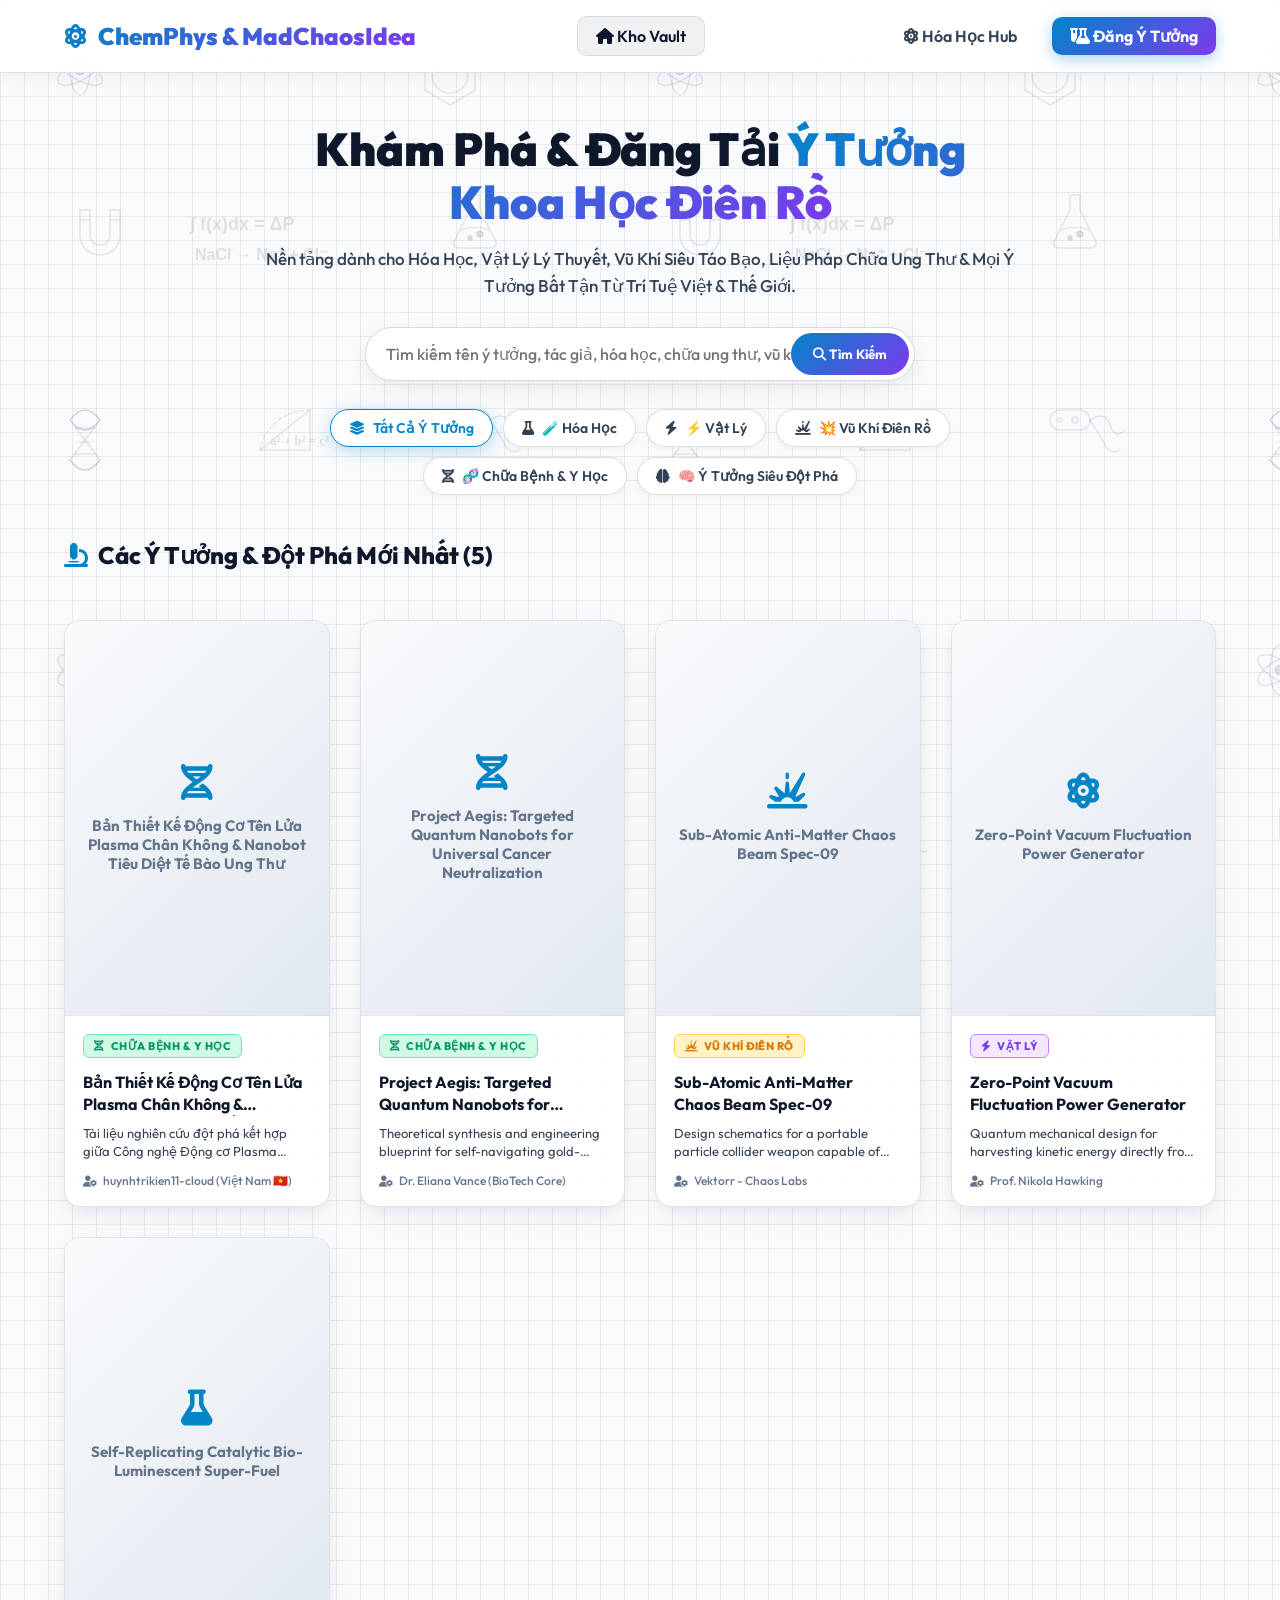
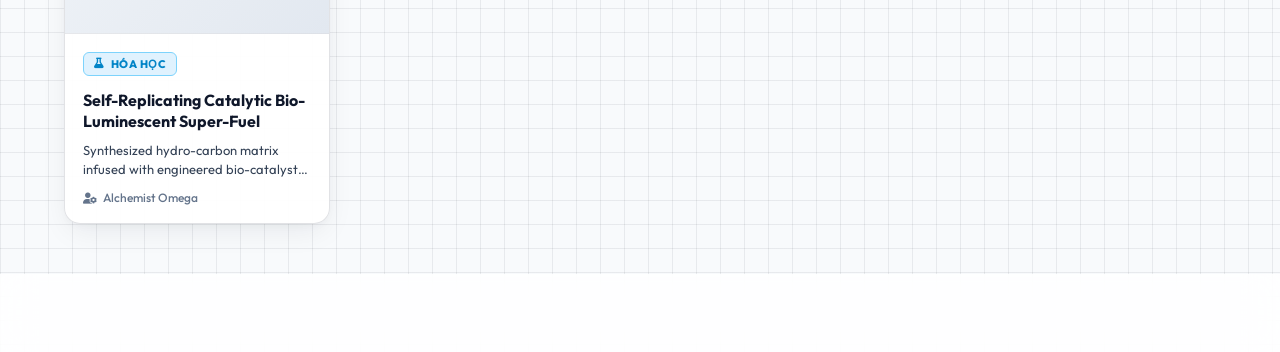
<file: index.html>
<!DOCTYPE html>
<html lang="en">
<head>
    <meta charset="UTF-8">
    <meta name="viewport" content="width=device-width, initial-scale=1.0">
    <title>ChemPhys & MadChaosIdea - Kho Lưu Trữ Ý Tưởng Khoa Học & Siêu Táo Bạo</title>
    <!-- Google Fonts -->
    <link rel="preconnect" href="https://fonts.googleapis.com">
    <link rel="preconnect" href="https://fonts.gstatic.com" crossorigin>
    <link href="https://fonts.googleapis.com/css2?family=Fira+Code:wght@400;600&family=Outfit:wght@300;400;500;600;700;800;900&display=swap" rel="stylesheet">
    <!-- FontAwesome for icons -->
    <link rel="stylesheet" href="https://cdnjs.cloudflare.com/ajax/libs/font-awesome/6.4.0/css/all.min.css">
    <!-- Main styles -->
    <link rel="stylesheet" href="static/css/styles.css">
</head>
<body>
    <!-- Background glowing decorative orbs -->
    <div class="glow-bg">
        <div class="glow-orb orb-1"></div>
        <div class="glow-orb orb-2"></div>
    </div>

    <!-- Navigation Header -->
    <header>
        <div class="container navbar">
            <a href="index.html" class="logo">
                <i class="fa-solid fa-atom"></i>
                <span>ChemPhys & MadChaosIdea</span>
            </a>
            <nav class="nav-links">
                <a href="index.html" class="nav-btn active">
                    <i class="fa-solid fa-house"></i> Kho Vault
                </a>
                <a href="chem_thcs.html" class="nav-btn" style="background: var(--gradient-brand); color: white;">
                    <i class="fa-solid fa-flask"></i> CHEM THCS
                </a>
                <a href="chemistry.html" class="nav-btn">
                    <i class="fa-solid fa-atom"></i> Hóa Học Hub
                </a>
                <a href="upload.html" class="nav-btn nav-btn-primary">
                    <i class="fa-solid fa-flask-vial"></i> Đăng Ý Tưởng
                </a>
            </nav>
        </div>
    </header>

    <!-- Main Container -->
    <main class="container">
        <!-- Hero Search Section -->
        <section class="hero">
            <h1>Khám Phá & Đăng Tải <span>Ý Tưởng Khoa Học Điên Rồ</span></h1>
            <p>Nền tảng dành cho Hóa Học, Vật Lý Lý Thuyết, Vũ Khí Siêu Táo Bạo, Liệu Pháp Chữa Ung Thư & Mọi Ý Tưởng Bất Tận Từ Trí Tuệ Việt & Thế Giới.</p>
            
            <form action="index.html" method="GET" class="search-form" id="search-form">
                <input type="text" name="search" id="search-input" placeholder="Tìm kiếm tên ý tưởng, tác giả, hóa học, chữa ung thư, vũ khí..." class="search-input">
                <button type="submit" class="search-btn">
                    <i class="fa-solid fa-magnifying-glass"></i> Tìm Kiếm
                </button>
            </form>

            <!-- Category Filter Pills -->
            <div class="category-filter-bar" id="category-filter-bar">
                <button class="cat-pill active" data-category="all">
                    <i class="fa-solid fa-layer-group"></i> Tất Cả Ý Tưởng
                </button>
                <button class="cat-pill" data-category="Chemistry">
                    <i class="fa-solid fa-flask"></i> 🧪 Hóa Học
                </button>
                <button class="cat-pill" data-category="Physics">
                    <i class="fa-solid fa-bolt"></i> ⚡ Vật Lý
                </button>
                <button class="cat-pill" data-category="Mad Chaos Weapons">
                    <i class="fa-solid fa-explosion"></i> 💥 Vũ Khí Điên Rồ
                </button>
                <button class="cat-pill" data-category="Cures & Medical">
                    <i class="fa-solid fa-dna"></i> 🧬 Chữa Bệnh & Y Học
                </button>
                <button class="cat-pill" data-category="Wild Thoughts">
                    <i class="fa-solid fa-brain"></i> 🧠 Ý Tưởng Siêu Đột Phá
                </button>
            </div>
        </section>

        <!-- Ideas Grid Section -->
        <section class="container" style="padding: 0;">
            <h2 id="grid-title" style="font-size: 24px; font-weight: 800; margin-bottom: 20px; display: flex; align-items: center; gap: 10px;">
                <i class="fa-solid fa-microscope" style="color: var(--accent-cyan);"></i> Các Ý Tưởng & Đột Phá Mới Nhất
            </h2>
            
            <div class="comics-grid" id="comics-grid">
                <!-- Loaded dynamically by JavaScript -->
                <div class="no-comics">
                    <i class="fa-solid fa-atom fa-spin" style="font-size: 40px; color: var(--accent-cyan); display: block; margin-bottom: 14px;"></i>
                    <p>Đang truy cập Kho Dữ Liệu Vault...</p>
                </div>
            </div>
        </section>
    </main>

    <!-- Global Footer -->
    <footer>
        <div class="container">
            <p>&copy; 2026 ChemPhys & MadChaosIdea. Kho lưu trữ ý tưởng dành cho người Việt và những nhà sáng tạo toàn cầu. 🇻🇳</p>
        </div>
    </footer>

    <!-- Database and script -->
    <script src="static/js/stories.js"></script>
    <script src="static/js/db.js"></script>
    <script>
        document.addEventListener('DOMContentLoaded', async () => {
            const searchInput = document.getElementById('search-input');
            const gridTitle = document.getElementById('grid-title');
            const comicsGrid = document.getElementById('comics-grid');
            const categoryPills = document.querySelectorAll('.cat-pill');

            // Parse query parameters
            const urlParams = new URLSearchParams(window.location.search);
            const searchParam = urlParams.get('search') || '';
            let activeCategory = urlParams.get('category') || 'all';

            if (searchParam) {
                searchInput.value = searchParam;
            }

            categoryPills.forEach(pill => {
                if (pill.getAttribute('data-category').toLowerCase() === activeCategory.toLowerCase()) {
                    pill.classList.add('active');
                } else {
                    pill.classList.remove('active');
                }

                pill.addEventListener('click', () => {
                    categoryPills.forEach(p => p.classList.remove('active'));
                    pill.classList.add('active');
                    activeCategory = pill.getAttribute('data-category');
                    renderGrid();
                });
            });

            async function renderGrid() {
                try {
                    const query = (searchInput.value || '').toLowerCase().trim();
                    
                    const savedIdeas = await IdeaDB.getAllComics(query, activeCategory);

                    const staticIdeas = (window.StaticStories || []).filter(item => {
                        const matchesCategory = activeCategory === 'all' || 
                            (item.category && item.category.toLowerCase().includes(activeCategory.toLowerCase())) ||
                            (activeCategory.toLowerCase().includes(item.category ? item.category.toLowerCase() : ''));
                        
                        if (!matchesCategory) return false;

                        if (!query) return true;
                        return (item.title && item.title.toLowerCase().includes(query)) ||
                               (item.author && item.author.toLowerCase().includes(query)) ||
                               (item.description && item.description.toLowerCase().includes(query));
                    });

                    const allItems = [...savedIdeas, ...staticIdeas];
                    comicsGrid.innerHTML = '';

                    if (searchParam || activeCategory !== 'all') {
                        gridTitle.innerHTML = `<i class="fa-solid fa-filter" style="color:var(--accent-cyan);"></i> Kết Quả Lọc (${allItems.length})`;
                    } else {
                        gridTitle.innerHTML = `<i class="fa-solid fa-microscope" style="color:var(--accent-cyan);"></i> Các Ý Tưởng & Đột Phá Mới Nhất (${allItems.length})`;
                    }

                    if (allItems.length === 0) {
                        comicsGrid.innerHTML = `
                            <div class="no-comics">
                                <i class="fa-solid fa-vial-circle-check"></i>
                                <p>Chưa có ý tưởng nào trong danh mục này.</p>
                                <p style="font-size:14px; margin-top:10px;">Hãy là người đầu tiên <a href="upload.html" style="color:var(--accent-cyan); font-weight:600; text-decoration:none;">đăng tải ý tưởng đột phá!</a></p>
                            </div>
                        `;
                        return;
                    }

                    // Render card pointing to idea.html
                    allItems.forEach(item => {
                        const card = document.createElement('a');
                        const isStatic = item.storyText && String(item.id).includes('-') && !Number.isInteger(Number(item.id));
                        card.href = isStatic ? `idea.html?id=static-${item.id}` : `idea.html?id=${item.id}`;
                        card.className = 'comic-card';

                        const category = item.category || 'Mad Chaos Ideas';
                        let badgeHtml = '';
                        if (category.includes('Chem') || category.includes('Hóa')) {
                            badgeHtml = `<span class="badge-category badge-chemistry"><i class="fa-solid fa-flask"></i> Hóa Học</span>`;
                        } else if (category.includes('Phys') || category.includes('Vật Lý')) {
                            badgeHtml = `<span class="badge-category badge-physics"><i class="fa-solid fa-bolt"></i> Vật Lý</span>`;
                        } else if (category.includes('Weapon') || category.includes('Vũ Khí')) {
                            badgeHtml = `<span class="badge-category badge-weapon"><i class="fa-solid fa-explosion"></i> Vũ Khí Điên Rồ</span>`;
                        } else if (category.includes('Cure') || category.includes('Medic') || category.includes('Chữa')) {
                            badgeHtml = `<span class="badge-category badge-cure"><i class="fa-solid fa-dna"></i> Chữa Bệnh & Y Học</span>`;
                        } else {
                            badgeHtml = `<span class="badge-category badge-wild"><i class="fa-solid fa-brain"></i> Ý Tưởng Điên Rồ</span>`;
                        }

                        let coverHtml = '';
                        if (item.coverBlob) {
                            const coverUrl = URL.createObjectURL(item.coverBlob);
                            coverHtml = `<img src="${coverUrl}" alt="${escapeHTML(item.title)}" class="comic-cover" onload="window.URL.revokeObjectURL('${coverUrl}')">`;
                        } else {
                            let iconClass = 'fa-lightbulb';
                            if (category.includes('Chem') || category.includes('Hóa')) iconClass = 'fa-flask';
                            else if (category.includes('Phys') || category.includes('Vật Lý')) iconClass = 'fa-atom';
                            else if (category.includes('Weapon') || category.includes('Vũ Khí')) iconClass = 'fa-explosion';
                            else if (category.includes('Cure') || category.includes('Chữa')) iconClass = 'fa-dna';

                            coverHtml = `
                                <div class="comic-placeholder-cover">
                                    <i class="fa-solid ${iconClass}"></i>
                                    <span style="font-weight:700; font-size:15px; margin-top:8px;">${escapeHTML(item.title)}</span>
                                </div>
                            `;
                        }

                        const summary = item.description || item.summary || 'Chưa có mô tả chi tiết.';
                        const shortSummary = summary.length > 90 ? summary.slice(0, 90) + '...' : summary;

                        card.innerHTML = `
                            <div class="comic-cover-wrapper">
                                ${coverHtml}
                            </div>
                            <div class="comic-info">
                                ${badgeHtml}
                                <h3 class="comic-title" title="${escapeHTML(item.title)}">${escapeHTML(item.title)}</h3>
                                <p class="comic-desc" title="${escapeHTML(summary)}">${escapeHTML(shortSummary)}</p>
                                <p class="comic-author">
                                    <i class="fa-solid fa-user-gear" style="font-size: 11px; margin-right: 4px;"></i>
                                    ${escapeHTML(item.author || 'Tác giả Ẩn danh')}
                                </p>
                            </div>
                        `;
                        comicsGrid.appendChild(card);
                    });

                } catch (err) {
                    console.error(err);
                    comicsGrid.innerHTML = `
                        <div class="no-comics" style="color:#f87171;">
                            <i class="fa-solid fa-triangle-exclamation"></i>
                            <p>Không thể tải dữ liệu vault. Vui lòng làm mới trang.</p>
                        </div>
                    `;
                }
            }

            function escapeHTML(str) {
                if (!str) return '';
                return str.replace(/[&<>'"]/g, 
                    tag => ({ '&': '&amp;', '<': '&lt;', '>': '&gt;', "'": '&#39;', '"': '&quot;' }[tag] || tag)
                );
            }

            renderGrid();
        });
    </script>
</body>
</html>
</file>
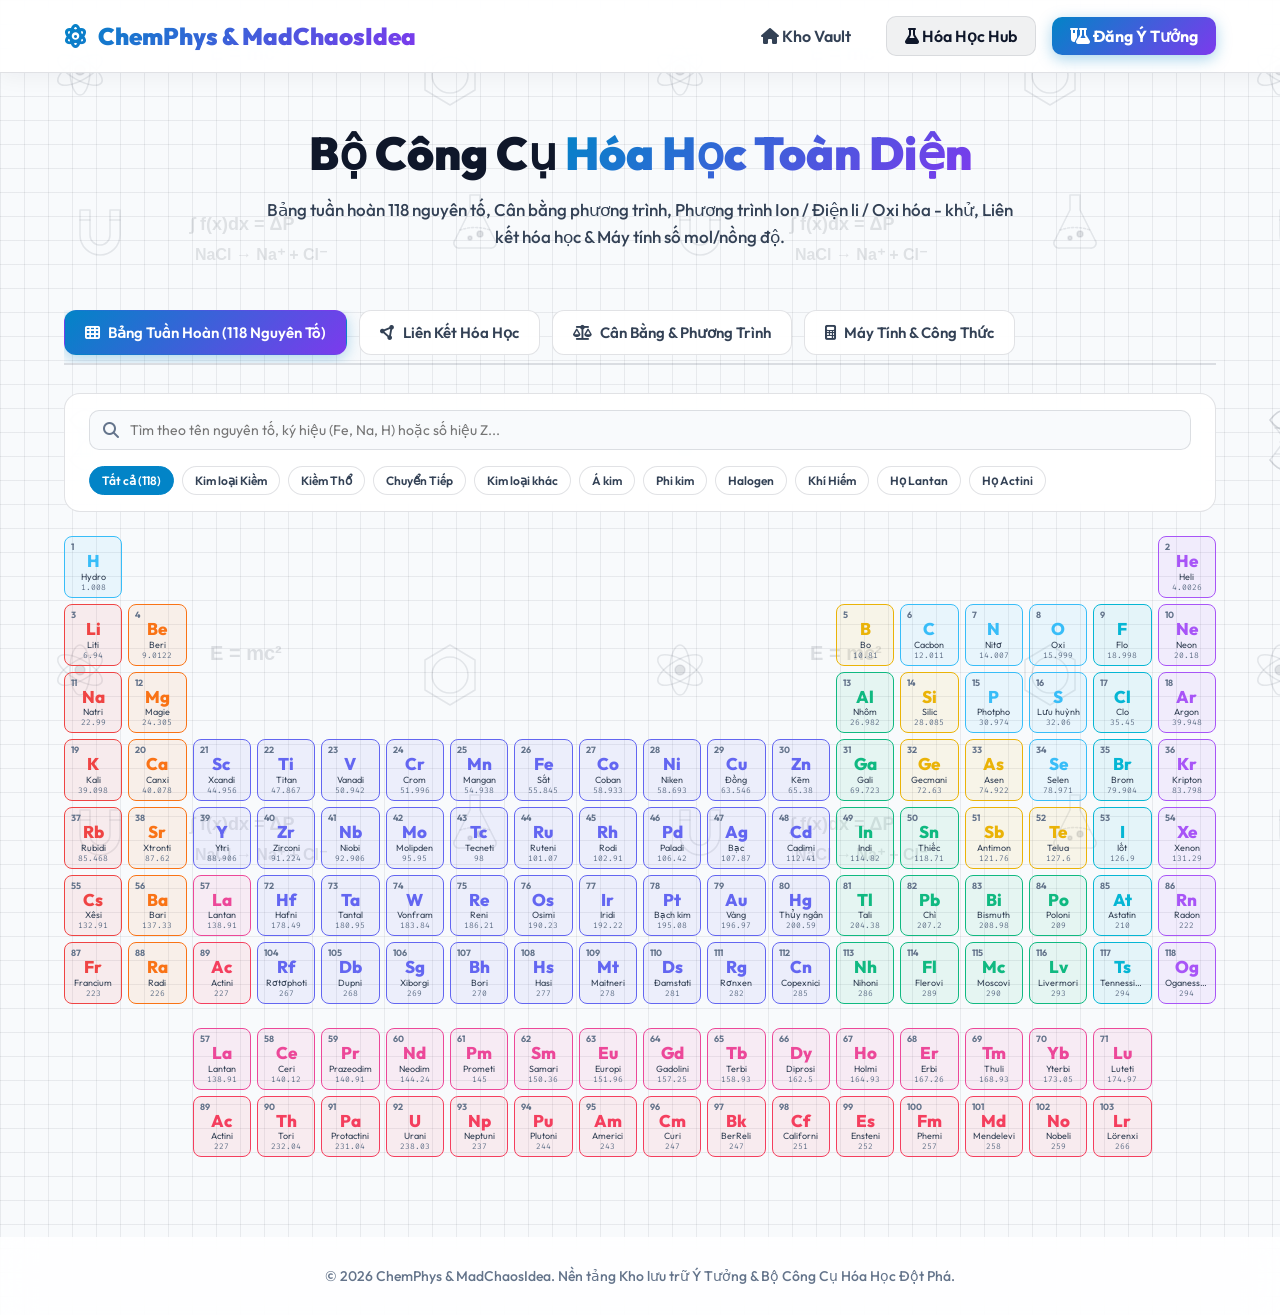
<file: chemistry.html>
<!DOCTYPE html>
<html lang="vi">
<head>
    <meta charset="UTF-8">
    <meta name="viewport" content="width=device-width, initial-scale=1.0">
    <title>Hóa Học Hub - 118 Nguyên Tố & Bộ Công Cụ Hóa Học Toàn Diện | ChemPhys</title>
    <!-- Google Fonts -->
    <link rel="preconnect" href="https://fonts.googleapis.com">
    <link rel="preconnect" href="https://fonts.gstatic.com" crossorigin>
    <link href="https://fonts.googleapis.com/css2?family=Fira+Code:wght@400;600&family=Outfit:wght@300;400;500;600;700;800;900&display=swap" rel="stylesheet">
    <!-- FontAwesome for icons -->
    <link rel="stylesheet" href="https://cdnjs.cloudflare.com/ajax/libs/font-awesome/6.4.0/css/all.min.css">
    <!-- Main styles -->
    <link rel="stylesheet" href="static/css/styles.css">
    <style>
        /* Chemistry Specific Styles */
        .chem-nav-tabs {
            display: flex;
            gap: 12px;
            margin-bottom: 28px;
            overflow-x: auto;
            padding-bottom: 8px;
            border-bottom: 2px solid var(--border-color);
        }
        .chem-tab-btn {
            background: var(--bg-card);
            border: 1px solid var(--border-color);
            color: var(--text-secondary);
            padding: 12px 20px;
            border-radius: 12px;
            font-weight: 600;
            font-size: 15px;
            cursor: pointer;
            display: inline-flex;
            align-items: center;
            gap: 8px;
            transition: var(--transition-smooth);
            white-space: nowrap;
        }
        .chem-tab-btn:hover {
            border-color: var(--accent-cyan);
            color: var(--accent-cyan);
            transform: translateY(-2px);
        }
        .chem-tab-btn.active {
            background: var(--gradient-primary);
            color: #ffffff;
            border-color: transparent;
            box-shadow: 0 4px 15px rgba(2, 132, 199, 0.3);
        }

        .chem-section {
            display: none;
            animation: fadeIn 0.4s ease-in-out;
        }
        .chem-section.active {
            display: block;
        }

        @keyframes fadeIn {
            from { opacity: 0; transform: translateY(10px); }
            to { opacity: 1; transform: translateY(0); }
        }

        /* Periodic Table Grid Layout */
        .periodic-controls {
            display: flex;
            flex-wrap: wrap;
            gap: 16px;
            justify-content: space-between;
            align-items: center;
            background: var(--glass-bg);
            backdrop-filter: var(--glass-blur);
            border: var(--glass-border);
            border-radius: 16px;
            padding: 16px 24px;
            margin-bottom: 24px;
        }
        .periodic-search {
            flex: 1;
            min-width: 260px;
            position: relative;
        }
        .periodic-search input {
            width: 100%;
            padding: 10px 16px 10px 40px;
            border-radius: 10px;
            border: 1px solid var(--border-color);
            background: var(--bg-primary);
            color: var(--text-primary);
            font-size: 14px;
        }
        .periodic-search i {
            position: absolute;
            left: 14px;
            top: 50%;
            transform: translateY(-50%);
            color: var(--text-muted);
        }
        .periodic-filter-tags {
            display: flex;
            flex-wrap: wrap;
            gap: 8px;
        }
        .filter-chip {
            padding: 6px 12px;
            border-radius: 20px;
            font-size: 12px;
            font-weight: 600;
            cursor: pointer;
            border: 1px solid var(--border-color);
            background: var(--bg-secondary);
            color: var(--text-secondary);
            transition: var(--transition-smooth);
        }
        .filter-chip:hover, .filter-chip.active {
            background: var(--accent-cyan);
            color: white;
            border-color: var(--accent-cyan);
        }

        .periodic-grid-wrapper {
            overflow-x: auto;
            padding-bottom: 20px;
        }
        .periodic-grid {
            display: grid;
            grid-template-columns: repeat(18, minmax(58px, 1fr));
            gap: 6px;
            min-width: 1100px;
        }
        .element-cell {
            aspect-ratio: 1;
            border-radius: 8px;
            border: 1px solid var(--border-color);
            background: var(--bg-card);
            padding: 4px 6px;
            display: flex;
            flex-direction: column;
            justify-content: space-between;
            cursor: pointer;
            transition: var(--transition-smooth);
            position: relative;
            user-select: none;
        }
        .element-cell:hover {
            transform: scale(1.15);
            z-index: 10;
            box-shadow: 0 8px 20px rgba(0, 0, 0, 0.15);
            border-color: var(--accent-cyan);
        }
        .element-cell .elem-num {
            font-size: 9px;
            font-weight: 700;
            color: var(--text-muted);
        }
        .element-cell .elem-sym {
            font-size: 17px;
            font-weight: 800;
            text-align: center;
            line-height: 1.1;
        }
        .element-cell .elem-name {
            font-size: 9px;
            text-align: center;
            white-space: nowrap;
            overflow: hidden;
            text-overflow: ellipsis;
            color: var(--text-secondary);
        }
        .element-cell .elem-mass {
            font-size: 8px;
            text-align: center;
            color: var(--text-muted);
            font-family: 'Fira Code', monospace;
        }

        .lanthanide-actinide-divider {
            grid-column: 1 / -1;
            height: 12px;
        }

        /* Element Modal */
        .modal-overlay {
            position: fixed;
            top: 0;
            left: 0;
            width: 100%;
            height: 100%;
            background: rgba(15, 23, 42, 0.6);
            backdrop-filter: blur(6px);
            z-index: 999;
            display: none;
            justify-content: center;
            align-items: center;
            padding: 20px;
        }
        .modal-overlay.open {
            display: flex;
            animation: fadeIn 0.3s ease;
        }
        .modal-card {
            background: var(--bg-secondary);
            border-radius: 20px;
            max-width: 540px;
            width: 100%;
            padding: 28px;
            border: 1px solid var(--border-color);
            box-shadow: 0 20px 40px rgba(0, 0, 0, 0.2);
            position: relative;
        }
        .modal-close-btn {
            position: absolute;
            top: 20px;
            right: 20px;
            background: none;
            border: none;
            font-size: 20px;
            color: var(--text-muted);
            cursor: pointer;
        }

        /* Bonding Section */
        .bonding-grid {
            display: grid;
            grid-template-columns: repeat(auto-fit, minmax(340px, 1fr));
            gap: 20px;
        }
        .bonding-card {
            background: var(--bg-card);
            border-radius: 16px;
            padding: 24px;
            border: 1px solid var(--border-color);
            transition: var(--transition-smooth);
        }
        .bonding-card:hover {
            transform: translateY(-4px);
            box-shadow: var(--glass-shadow);
        }
        .bonding-badge {
            display: inline-block;
            padding: 4px 12px;
            border-radius: 20px;
            font-size: 12px;
            font-weight: 700;
            margin-bottom: 12px;
        }

        /* Balancing & Equation Tool */
        .calc-panel {
            background: var(--bg-card);
            border-radius: 16px;
            border: 1px solid var(--border-color);
            padding: 24px;
            margin-bottom: 24px;
        }
        .eq-input-group {
            display: flex;
            gap: 12px;
            margin-bottom: 16px;
        }
        .eq-input-group input {
            flex: 1;
            padding: 14px 18px;
            font-size: 16px;
            font-family: 'Fira Code', monospace;
            border-radius: 12px;
            border: 2px solid var(--border-color);
            background: var(--bg-primary);
            color: var(--text-primary);
        }
        .eq-input-group input:focus {
            border-color: var(--accent-cyan);
            outline: none;
        }
        .eq-preset-pills {
            display: flex;
            flex-wrap: wrap;
            gap: 8px;
            margin-bottom: 20px;
        }
        .preset-pill {
            padding: 6px 12px;
            background: var(--bg-primary);
            border: 1px solid var(--border-color);
            border-radius: 8px;
            font-size: 13px;
            font-family: 'Fira Code', monospace;
            cursor: pointer;
            transition: var(--transition-smooth);
        }
        .preset-pill:hover {
            border-color: var(--accent-purple);
            color: var(--accent-purple);
        }

        .output-box {
            background: var(--bg-primary);
            border-radius: 12px;
            padding: 20px;
            border-left: 4px solid var(--accent-cyan);
            margin-top: 16px;
        }
        .output-title {
            font-size: 13px;
            font-weight: 700;
            text-transform: uppercase;
            color: var(--text-muted);
            margin-bottom: 6px;
        }
        .output-value {
            font-family: 'Fira Code', monospace;
            font-size: 18px;
            font-weight: 700;
            color: var(--accent-cyan);
            word-break: break-all;
        }

        /* Calculator Form */
        .calc-grid {
            display: grid;
            grid-template-columns: repeat(auto-fit, minmax(320px, 1fr));
            gap: 20px;
        }
        .form-group-chem {
            margin-bottom: 14px;
        }
        .form-group-chem label {
            display: block;
            font-size: 13px;
            font-weight: 600;
            margin-bottom: 6px;
            color: var(--text-secondary);
        }
        .form-group-chem input, .form-group-chem select {
            width: 100%;
            padding: 10px 14px;
            border-radius: 8px;
            border: 1px solid var(--border-color);
            background: var(--bg-primary);
            color: var(--text-primary);
            font-family: 'Fira Code', monospace;
        }
        .formula-card {
            background: var(--glass-bg);
            border: var(--glass-border);
            border-radius: 12px;
            padding: 16px;
            margin-bottom: 12px;
        }
        .formula-math {
            font-family: 'Fira Code', monospace;
            font-size: 15px;
            font-weight: 700;
            color: var(--accent-purple);
            background: rgba(124, 58, 237, 0.08);
            padding: 8px 12px;
            border-radius: 8px;
            display: inline-block;
            margin: 8px 0;
        }
    </style>
</head>
<body>
    <!-- Background glowing decorative orbs -->
    <div class="glow-bg">
        <div class="glow-orb orb-1"></div>
        <div class="glow-orb orb-2"></div>
    </div>

    <!-- Navigation Header -->
    <header>
        <div class="container navbar">
            <a href="index.html" class="logo">
                <i class="fa-solid fa-atom"></i>
                <span>ChemPhys & MadChaosIdea</span>
            </a>
            <nav class="nav-links">
                <a href="index.html" class="nav-btn">
                    <i class="fa-solid fa-house"></i> Kho Vault
                </a>
                <a href="chemistry.html" class="nav-btn active">
                    <i class="fa-solid fa-flask"></i> Hóa Học Hub
                </a>
                <a href="upload.html" class="nav-btn nav-btn-primary">
                    <i class="fa-solid fa-flask-vial"></i> Đăng Ý Tưởng
                </a>
            </nav>
        </div>
    </header>

    <!-- Main Content Container -->
    <main class="container" style="padding-top: 30px; padding-bottom: 60px;">
        
        <!-- Header Banner -->
        <div class="hero" style="padding: 24px 0 32px 0;">
            <h1>Bộ Công Cụ <span>Hóa Học Toàn Diện</span></h1>
            <p>Bảng tuần hoàn 118 nguyên tố, Cân bằng phương trình, Phương trình Ion / Điện li / Oxi hóa - khử, Liên kết hóa học & Máy tính số mol/nồng độ.</p>
        </div>

        <!-- Chemistry Feature Tabs -->
        <div class="chem-nav-tabs">
            <button class="chem-tab-btn active" onclick="switchChemTab('periodic-tab')">
                <i class="fa-solid fa-table-cells"></i> Bảng Tuần Hoàn (118 Nguyên Tố)
            </button>
            <button class="chem-tab-btn" onclick="switchChemTab('bonding-tab')">
                <i class="fa-solid fa-circle-nodes"></i> Liên Kết Hóa Học
            </button>
            <button class="chem-tab-btn" onclick="switchChemTab('equation-tab')">
                <i class="fa-solid fa-scale-balanced"></i> Cân Bằng & Phương Trình
            </button>
            <button class="chem-tab-btn" onclick="switchChemTab('calc-tab')">
                <i class="fa-solid fa-calculator"></i> Máy Tính & Công Thức
            </button>
        </div>

        <!-- TAB 1: PERIODIC TABLE (118 ELEMENTS) -->
        <section id="periodic-tab" class="chem-section active">
            <div class="periodic-controls">
                <div class="periodic-search">
                    <i class="fa-solid fa-magnifying-glass"></i>
                    <input type="text" id="elem-search-input" placeholder="Tìm theo tên nguyên tố, ký hiệu (Fe, Na, H) hoặc số hiệu Z..." oninput="filterPeriodicTable()">
                </div>
                <div class="periodic-filter-tags" id="category-filter-chips">
                    <button class="filter-chip active" onclick="filterCategory('all', this)">Tất cả (118)</button>
                    <button class="filter-chip" onclick="filterCategory('alkali', this)">Kim loại Kiềm</button>
                    <button class="filter-chip" onclick="filterCategory('alkaline', this)">Kiềm Thổ</button>
                    <button class="filter-chip" onclick="filterCategory('transition', this)">Chuyển Tiếp</button>
                    <button class="filter-chip" onclick="filterCategory('post-transition', this)">Kim loại khác</button>
                    <button class="filter-chip" onclick="filterCategory('metalloid', this)">Á kim</button>
                    <button class="filter-chip" onclick="filterCategory('nonmetal', this)">Phi kim</button>
                    <button class="filter-chip" onclick="filterCategory('halogen', this)">Halogen</button>
                    <button class="filter-chip" onclick="filterCategory('noble', this)">Khí Hiếm</button>
                    <button class="filter-chip" onclick="filterCategory('lanthanide', this)">Họ Lantan</button>
                    <button class="filter-chip" onclick="filterCategory('actinide', this)">Họ Actini</button>
                </div>
            </div>

            <div class="periodic-grid-wrapper">
                <div class="periodic-grid" id="periodic-table-grid">
                    <!-- Dynamic 118 Elements inserted by JavaScript -->
                </div>
            </div>
        </section>

        <!-- TAB 2: CHEMICAL BONDING VISUALIZER -->
        <section id="bonding-tab" class="chem-section">
            <div style="margin-bottom: 24px;">
                <h2 style="font-size: 24px; font-weight: 800; color: var(--text-primary);">Các Loại Liên Kết Hóa Học Trong Tự Nhiên</h2>
                <p style="color: var(--text-secondary);">Khám phá cơ chế hình thành, hiệu độ âm điện và đặc tính lý hóa của từng loại liên kết.</p>
            </div>
            <div class="bonding-grid" id="bonding-cards-container">
                <!-- Dynamic bonding cards -->
            </div>
        </section>

        <!-- TAB 3: EQUATION BALANCER & ION / REDOX ENGINE -->
        <section id="equation-tab" class="chem-section">
            <div class="calc-panel">
                <h2 style="font-size: 22px; font-weight: 800; margin-bottom: 12px; color: var(--accent-cyan);">
                    <i class="fa-solid fa-wand-magic-sparkles"></i> Công Cụ Cân Bằng & Giải Phương Trình
                </h2>
                <p style="color: var(--text-muted); font-size: 14px; margin-bottom: 16px;">
                    Nhập phương trình chưa cân bằng dạng: <code>Fe + HNO3 -> Fe(NO3)3 + NO + H2O</code> hoặc chọn phương trình mẫu bên dưới.
                </p>

                <div class="eq-input-group">
                    <input type="text" id="eq-input" placeholder="Ví dụ: KMnO4 + HCl -> KCl + MnCl2 + Cl2 + H2O">
                    <button class="nav-btn nav-btn-primary" onclick="processChemicalEquation()" style="padding: 0 24px; font-size: 16px;">
                        <i class="fa-solid fa-calculator"></i> Cân Bằng Ngay
                    </button>
                </div>

                <div style="font-size: 13px; font-weight: 600; color: var(--text-secondary); margin-bottom: 8px;">Ví dụ tiêu biểu THCS & THPT:</div>
                <div class="eq-preset-pills" id="preset-pills-container">
                    <!-- Preset pills injected by JS -->
                </div>

                <!-- Equation Results Container -->
                <div id="eq-result-container" style="display: none;">
                    <div class="output-box" style="border-left-color: var(--accent-emerald);">
                        <div class="output-title"><i class="fa-solid fa-check-circle"></i> Phương Trình Đã Cân Bằng</div>
                        <div class="output-value" id="res-balanced" style="color: var(--accent-emerald);"></div>
                    </div>

                    <div class="output-box" style="border-left-color: var(--accent-purple); margin-top: 12px;">
                        <div class="output-title"><i class="fa-solid fa-layer-group"></i> Phân Loại Phản Ứng</div>
                        <div style="font-weight: 700; font-size: 16px; color: var(--accent-purple);" id="res-type"></div>
                    </div>

                    <div class="output-box" style="border-left-color: var(--accent-cyan); margin-top: 12px;">
                        <div class="output-title"><i class="fa-solid fa-bolt"></i> Phương Trình Ion Đầy Đủ</div>
                        <div class="output-value" id="res-ion-full" style="font-size: 16px; color: var(--accent-cyan);"></div>
                    </div>

                    <div class="output-box" style="border-left-color: var(--accent-amber); margin-top: 12px;">
                        <div class="output-title"><i class="fa-solid fa-filter"></i> Phương Trình Ion Thu Gọn (Nếu có)</div>
                        <div class="output-value" id="res-ion-net" style="font-size: 16px; color: var(--accent-amber);"></div>
                    </div>

                    <div id="redox-details-box" class="output-box" style="border-left-color: var(--accent-pink); margin-top: 12px; display: none;">
                        <div class="output-title"><i class="fa-solid fa-atom"></i> Chi Tiết Phản Ứng Oxi Hóa - Khử (Thăng bằng e)</div>
                        <div id="res-redox-details" style="font-size: 14px; margin-top: 8px; line-height: 1.6;"></div>
                    </div>
                </div>
            </div>
        </section>

        <!-- TAB 4: CALCULATOR & FORMULAS -->
        <section id="calc-tab" class="chem-section">
            <div class="calc-grid">
                <!-- Calculator Panel -->
                <div class="calc-panel">
                    <h2 style="font-size: 20px; font-weight: 800; margin-bottom: 16px; color: var(--accent-cyan);">
                        <i class="fa-solid fa-calculator"></i> Máy Tính Hóa Học
                    </h2>

                    <!-- Calculation Type Selector -->
                    <div class="form-group-chem">
                        <label>Chọn Đại Lượng Cần Tính toán:</label>
                        <select id="calc-mode-select" onchange="updateCalcFields()">
                            <option value="mol_by_mass">1. Tính Số Mol (n) từ Khối lượng (m) & Molar (M)</option>
                            <option value="mol_by_vol">2. Tính Số Mol (n) từ Thể tích chất khí (V)</option>
                            <option value="mass_by_mol">3. Tính Khối lượng chất (m = n * M)</option>
                            <option value="vol_by_mol">4. Tính Thể tích khí ĐKTC (V = n * 22.4)</option>
                            <option value="c_percent">5. Tính Nồng độ phần trăm (C%)</option>
                            <option value="cm_molarity">6. Tính Nồng độ Mol (C_M)</option>
                            <option value="molar_mass_lookup">7. Tra cứu Khối lượng Mol (M) của Công thức</option>
                        </select>
                    </div>

                    <!-- Dynamic Input Fields -->
                    <div id="dynamic-calc-inputs">
                        <!-- Injected by JS -->
                    </div>

                    <button class="nav-btn nav-btn-primary" onclick="executeCalculation()" style="width: 100%; margin-top: 12px; padding: 12px;">
                        <i class="fa-solid fa-equals"></i> Tính Kết Quả
                    </button>

                    <div class="output-box" id="calc-result-box" style="margin-top: 16px; display: none;">
                        <div class="output-title">Kết Quả Tính Toán:</div>
                        <div class="output-value" id="calc-result-val"></div>
                    </div>
                </div>

                <!-- Cheat Sheet Formulas -->
                <div class="calc-panel">
                    <h2 style="font-size: 20px; font-weight: 800; margin-bottom: 16px; color: var(--accent-purple);">
                        <i class="fa-solid fa-book-bookmark"></i> Bảng Công Thức Hóa Học Chuẩn
                    </h2>
                    <div id="formula-cheat-sheet-list">
                        <!-- Injected by JS -->
                    </div>
                </div>
            </div>
        </section>
    </main>

    <!-- Element Detail Modal -->
    <div class="modal-overlay" id="elem-modal" onclick="closeElemModal(event)">
        <div class="modal-card" onclick="event.stopPropagation()">
            <button class="modal-close-btn" onclick="closeElemModal()"><i class="fa-solid fa-xmark"></i></button>
            <div id="elem-modal-body">
                <!-- Injected dynamically -->
            </div>
        </div>
    </div>

    <!-- Global Footer -->
    <footer>
        <div class="container">
            <p>&copy; 2026 ChemPhys & MadChaosIdea. Nền tảng Kho lưu trữ Ý Tưởng & Bộ Công Cụ Hóa Học Đột Phá.</p>
        </div>
    </footer>

    <!-- Scripts -->
    <script src="static/js/chemistry-data.js"></script>
    <script src="static/js/chemistry-engine.js"></script>
    <script>
        // Interactive Tab Switcher
        function switchChemTab(tabId) {
            document.querySelectorAll('.chem-tab-btn').forEach(btn => btn.classList.remove('active'));
            document.querySelectorAll('.chem-section').forEach(sec => sec.classList.remove('active'));

            const targetSection = document.getElementById(tabId);
            if (targetSection) targetSection.classList.add('active');

            // Find matching button
            const activeBtn = Array.from(document.querySelectorAll('.chem-tab-btn')).find(b => b.getAttribute('onclick').includes(tabId));
            if (activeBtn) activeBtn.classList.add('active');
        }

        // Render Periodic Table (118 elements)
        function renderPeriodicTable(elementsToRender = PERIODIC_TABLE_DATA) {
            const grid = document.getElementById('periodic-table-grid');
            if (!grid) return;
            grid.innerHTML = '';

            // Map elements Z: 1..118
            const elemMap = {};
            elementsToRender.forEach(el => { elemMap[el.z] = el; });

            // 7 Main Periods x 18 Groups
            for (let period = 1; period <= 7; period++) {
                for (let group = 1; group <= 18; group++) {
                    const el = PERIODIC_TABLE_DATA.find(e => e.period === period && e.group === group);
                    if (el && elemMap[el.z]) {
                        grid.appendChild(createElementCell(el));
                    } else {
                        // Empty spacer cell
                        const emptyCell = document.createElement('div');
                        emptyCell.style.gridColumn = group;
                        emptyCell.style.gridRow = period;
                        grid.appendChild(emptyCell);
                    }
                }
            }

            // Divider for Lanthanides & Actinides
            const divider = document.createElement('div');
            divider.className = 'lanthanide-actinide-divider';
            divider.style.gridRow = '8';
            grid.appendChild(divider);

            // Row 9: Lanthanides (Z=57..71)
            const lanths = PERIODIC_TABLE_DATA.filter(e => e.z >= 57 && e.z <= 71);
            lanths.forEach((el, index) => {
                if (elemMap[el.z]) {
                    const cell = createElementCell(el);
                    cell.style.gridRow = '9';
                    cell.style.gridColumn = `${index + 3}`;
                    grid.appendChild(cell);
                }
            });

            // Row 10: Actinides (Z=89..103)
            const acts = PERIODIC_TABLE_DATA.filter(e => e.z >= 89 && e.z <= 103);
            acts.forEach((el, index) => {
                if (elemMap[el.z]) {
                    const cell = createElementCell(el);
                    cell.style.gridRow = '10';
                    cell.style.gridColumn = `${index + 3}`;
                    grid.appendChild(cell);
                }
            });
        }

        function createElementCell(el) {
            const cell = document.createElement('div');
            cell.className = 'element-cell';
            cell.style.borderColor = el.color || 'var(--border-color)';
            cell.style.background = `rgba(${hexToRgb(el.color || '#0284c7')}, 0.08)`;

            cell.innerHTML = `
                <span class="elem-num">${el.z}</span>
                <span class="elem-sym" style="color: ${el.color}">${el.symbol}</span>
                <span class="elem-name">${el.name}</span>
                <span class="elem-mass">${el.mass}</span>
            `;
            cell.onclick = () => openElemModal(el);
            return cell;
        }

        function hexToRgb(hex) {
            let c = hex.replace('#', '');
            if (c.length === 3) c = c.split('').map(x => x + x).join('');
            const num = parseInt(c, 16);
            return `${(num >> 16) & 255}, ${(num >> 8) & 255}, ${num & 255}`;
        }

        // Element Modal Viewer
        function openElemModal(el) {
            const body = document.getElementById('elem-modal-body');
            body.innerHTML = `
                <div style="display: flex; align-items: center; gap: 20px; margin-bottom: 20px;">
                    <div style="width: 80px; height: 80px; border-radius: 16px; background: rgba(${hexToRgb(el.color)}, 0.15); border: 2px solid ${el.color}; display: flex; flex-direction: column; align-items: center; justify-content: center;">
                        <span style="font-size: 12px; font-weight: 700; color: var(--text-muted);">${el.z}</span>
                        <span style="font-size: 32px; font-weight: 900; color: ${el.color}; line-height: 1;">${el.symbol}</span>
                    </div>
                    <div>
                        <h2 style="font-size: 24px; font-weight: 800; color: var(--text-primary); margin: 0;">${el.name} (${el.enName})</h2>
                        <span style="display: inline-block; padding: 4px 10px; border-radius: 12px; background: ${el.color}; color: white; font-size: 12px; font-weight: 700; margin-top: 6px;">
                            ${el.category.toUpperCase()}
                        </span>
                    </div>
                </div>
                <div style="display: grid; grid-template-columns: 1fr 1fr; gap: 12px; font-size: 14px;">
                    <div style="background: var(--bg-primary); padding: 10px; border-radius: 8px;"><strong>Nguyên tử khối:</strong> ${el.mass} g/mol</div>
                    <div style="background: var(--bg-primary); padding: 10px; border-radius: 8px;"><strong>Cấu hình electron:</strong> ${el.eConfig}</div>
                    <div style="background: var(--bg-primary); padding: 10px; border-radius: 8px;"><strong>Độ âm điện:</strong> ${el.electroNeg || 'Không xác định'}</div>
                    <div style="background: var(--bg-primary); padding: 10px; border-radius: 8px;"><strong>Trạng thái (25°C):</strong> ${el.state.toUpperCase()}</div>
                    <div style="background: var(--bg-primary); padding: 10px; border-radius: 8px;"><strong>Chu kỳ:</strong> ${el.period}</div>
                    <div style="background: var(--bg-primary); padding: 10px; border-radius: 8px;"><strong>Nhóm:</strong> ${el.group}</div>
                </div>
            `;
            document.getElementById('elem-modal').classList.add('open');
        }

        function closeElemModal(e) {
            document.getElementById('elem-modal').classList.remove('open');
        }

        // Filtering Periodic Table
        function filterPeriodicTable() {
            const query = document.getElementById('elem-search-input').value.toLowerCase().trim();
            if (!query) {
                renderPeriodicTable(PERIODIC_TABLE_DATA);
                return;
            }
            const filtered = PERIODIC_TABLE_DATA.filter(e => 
                e.name.toLowerCase().includes(query) ||
                e.enName.toLowerCase().includes(query) ||
                e.symbol.toLowerCase().includes(query) ||
                e.z.toString() === query
            );
            renderPeriodicTable(filtered);
        }

        function filterCategory(cat, btn) {
            document.querySelectorAll('#category-filter-chips .filter-chip').forEach(c => c.classList.remove('active'));
            btn.classList.add('active');
            if (cat === 'all') {
                renderPeriodicTable(PERIODIC_TABLE_DATA);
            } else {
                const filtered = PERIODIC_TABLE_DATA.filter(e => e.category === cat);
                renderPeriodicTable(filtered);
            }
        }

        // Render Chemical Bonding Cards
        function renderBondingCards() {
            const container = document.getElementById('bonding-cards-container');
            if (!container) return;
            container.innerHTML = CHEMICAL_BONDS_INFO.map(b => `
                <div class="bonding-card" style="border-top: 4px solid ${b.border}; background: ${b.bg}">
                    <span class="bonding-badge" style="background: ${b.border}; color: white;">${b.badge}</span>
                    <h3 style="font-size: 18px; font-weight: 800; margin-bottom: 8px; color: var(--text-primary);">${b.title}</h3>
                    <p style="font-size: 14px; color: var(--text-secondary); margin-bottom: 12px;">${b.desc}</p>
                    <div style="background: var(--bg-primary); padding: 10px; border-radius: 8px; font-size: 13px; margin-bottom: 10px;">
                        <strong>Ví dụ tiêu biểu:</strong> <span style="font-family: 'Fira Code', monospace; color: var(--accent-cyan); font-weight: 700;">${b.example}</span>
                    </div>
                    <div style="font-size: 13px; color: var(--text-muted); line-height: 1.5;">
                        <strong>Cơ chế:</strong> ${b.mechanism}
                    </div>
                </div>
            `).join('');
        }

        // Render Preset Equation Pills
        function renderPresetPills() {
            const container = document.getElementById('preset-pills-container');
            if (!container) return;
            container.innerHTML = PRESET_REACTIONS.map(p => `
                <span class="preset-pill" onclick="setPresetEquation('${p.equation}')">${p.equation}</span>
            `).join('');
        }

        function setPresetEquation(eqStr) {
            document.getElementById('eq-input').value = eqStr;
            processChemicalEquation();
        }

        // Execute Chemical Equation Balancing
        function processChemicalEquation() {
            const inputVal = document.getElementById('eq-input').value.trim();
            const resContainer = document.getElementById('eq-result-container');
            if (!inputVal) return;

            try {
                const res = balanceEquation(inputVal);
                document.getElementById('res-balanced').innerText = res.balanced;
                document.getElementById('res-type').innerText = res.type;
                document.getElementById('res-ion-full').innerText = res.ionFull || res.balanced;
                document.getElementById('res-ion-net').innerText = res.ionNet || "Không có phương trình ion thu gọn";

                const redoxBox = document.getElementById('redox-details-box');
                if (res.redoxInfo) {
                    redoxBox.style.display = 'block';
                    document.getElementById('res-redox-details').innerHTML = `
                        <div><strong>Chất khử:</strong> ${res.redoxInfo.reducingAgent}</div>
                        <div><strong>Chất oxi hóa:</strong> ${res.redoxInfo.oxidizingAgent}</div>
                        <div><strong>Quá trình oxi hóa:</strong> <code style="color:var(--accent-purple);">${res.redoxInfo.oxidationProcess}</code></div>
                        <div><strong>Quá trình khử:</strong> <code style="color:var(--accent-cyan);">${res.redoxInfo.reductionProcess}</code></div>
                    `;
                } else {
                    redoxBox.style.display = 'none';
                }

                resContainer.style.display = 'block';
            } catch (err) {
                alert("Lỗi: " + err.message);
            }
        }

        // Render Formula Cheat Sheet
        function renderFormulaSheet() {
            const container = document.getElementById('formula-cheat-sheet-list');
            if (!container) return;
            container.innerHTML = FORMULA_CHEAT_SHEET.map(f => `
                <div class="formula-card">
                    <div style="font-weight: 700; font-size: 15px; color: var(--text-primary);">${f.title}</div>
                    <div class="formula-math">${f.formula}</div>
                    <div style="font-size: 12px; color: var(--text-muted);">${f.note}</div>
                </div>
            `).join('');
        }

        // Calculator Logic
        function updateCalcFields() {
            const mode = document.getElementById('calc-mode-select').value;
            const container = document.getElementById('dynamic-calc-inputs');
            document.getElementById('calc-result-box').style.display = 'none';

            let html = '';
            if (mode === 'mol_by_mass') {
                html = `
                    <div class="form-group-chem">
                        <label>Khối lượng m (g):</label>
                        <input type="number" id="calc-m" placeholder="Ví dụ: 5.6">
                    </div>
                    <div class="form-group-chem">
                        <label>Công thức hóa học hoặc Molar Mass M (g/mol):</label>
                        <input type="text" id="calc-M-input" placeholder="Ví dụ: Fe hoặc 56">
                    </div>
                `;
            } else if (mode === 'mol_by_vol') {
                html = `
                    <div class="form-group-chem">
                        <label>Thể tích khí V (lít):</label>
                        <input type="number" id="calc-v" placeholder="Ví dụ: 4.48">
                    </div>
                    <div class="form-group-chem">
                        <label>Điều kiện:</label>
                        <select id="calc-stp-select">
                            <option value="stp">ĐKTC (22.4 L/mol)</option>
                            <option value="std">Điều kiện chuẩn 25°C 1bar (24.79 L/mol)</option>
                        </select>
                    </div>
                `;
            } else if (mode === 'mass_by_mol') {
                html = `
                    <div class="form-group-chem">
                        <label>Số mol n (mol):</label>
                        <input type="number" id="calc-n" placeholder="Ví dụ: 0.2">
                    </div>
                    <div class="form-group-chem">
                        <label>Công thức hóa học (VD: NaOH):</label>
                        <input type="text" id="calc-formula-mass" placeholder="Ví dụ: NaOH">
                    </div>
                `;
            } else if (mode === 'vol_by_mol') {
                html = `
                    <div class="form-group-chem">
                        <label>Số mol n (mol):</label>
                        <input type="number" id="calc-n-vol" placeholder="Ví dụ: 0.5">
                    </div>
                `;
            } else if (mode === 'c_percent') {
                html = `
                    <div class="form-group-chem">
                        <label>Khối lượng chất tan m_ct (g):</label>
                        <input type="number" id="calc-mct" placeholder="Ví dụ: 10">
                    </div>
                    <div class="form-group-chem">
                        <label>Khối lượng dung dịch m_dd (g):</label>
                        <input type="number" id="calc-mdd" placeholder="Ví dụ: 200">
                    </div>
                `;
            } else if (mode === 'cm_molarity') {
                html = `
                    <div class="form-group-chem">
                        <label>Số mol chất tan n (mol):</label>
                        <input type="number" id="calc-n-cm" placeholder="Ví dụ: 0.1">
                    </div>
                    <div class="form-group-chem">
                        <label>Thể tích dung dịch V (lít hoặc ml):</label>
                        <input type="number" id="calc-v-cm" placeholder="Ví dụ: 0.5 (cho 500ml)">
                    </div>
                `;
            } else if (mode === 'molar_mass_lookup') {
                html = `
                    <div class="form-group-chem">
                        <label>Nhập Công Thức Hóa Học:</label>
                        <input type="text" id="calc-formula-lookup" placeholder="Ví dụ: Al2(SO4)3, Ca(OH)2, KMnO4">
                    </div>
                `;
            }

            container.innerHTML = html;
        }

        function executeCalculation() {
            const mode = document.getElementById('calc-mode-select').value;
            const resBox = document.getElementById('calc-result-box');
            const resVal = document.getElementById('calc-result-val');
            let outputText = '';

            if (mode === 'mol_by_mass') {
                const m = parseFloat(document.getElementById('calc-m').value);
                const M_in = document.getElementById('calc-M-input').value.trim();
                let M = parseFloat(M_in);
                if (isNaN(M)) M = calculateMolarMass(M_in);

                if (isNaN(m) || M <= 0) { alert("Vui lòng nhập khối lượng m hợp lệ và công thức/Molar mass."); return; }
                const n = ChemCalc.calcMolByMass(m, M);
                outputText = `n = ${m} / ${M} = ${Math.round(n * 10000) / 10000} mol`;
            } else if (mode === 'mol_by_vol') {
                const V = parseFloat(document.getElementById('calc-v').value);
                const isStp = document.getElementById('calc-stp-select').value === 'stp';
                if (isNaN(V)) { alert("Vui lòng nhập thể tích V."); return; }
                const n = ChemCalc.calcMolByVolGas(V, isStp);
                outputText = `n = ${V} / ${isStp ? '22.4' : '24.79'} = ${Math.round(n * 10000) / 10000} mol`;
            } else if (mode === 'mass_by_mol') {
                const n = parseFloat(document.getElementById('calc-n').value);
                const f = document.getElementById('calc-formula-mass').value.trim();
                const M = calculateMolarMass(f);
                if (isNaN(n) || M <= 0) { alert("Vui lòng nhập số mol n và công thức hóa học hợp lệ."); return; }
                const m = ChemCalc.calcMass(n, M);
                outputText = `m (${f}) = ${n} * ${M} = ${Math.round(m * 1000) / 1000} g`;
            } else if (mode === 'vol_by_mol') {
                const n = parseFloat(document.getElementById('calc-n-vol').value);
                if (isNaN(n)) { alert("Vui lòng nhập số mol n."); return; }
                const V = ChemCalc.calcVolGas(n, true);
                outputText = `V (ĐKTC) = ${n} * 22.4 = ${Math.round(V * 1000) / 1000} lít`;
            } else if (mode === 'c_percent') {
                const mct = parseFloat(document.getElementById('calc-mct').value);
                const mdd = parseFloat(document.getElementById('calc-mdd').value);
                if (isNaN(mct) || isNaN(mdd) || mdd <= 0) { alert("Vui lòng nhập khối lượng hợp lệ."); return; }
                const c = ChemCalc.calcCPercent(mct, mdd);
                outputText = `C% = (${mct} / ${mdd}) * 100% = ${Math.round(c * 100) / 100}%`;
            } else if (mode === 'cm_molarity') {
                const n = parseFloat(document.getElementById('calc-n-cm').value);
                const v = parseFloat(document.getElementById('calc-v-cm').value);
                if (isNaN(n) || isNaN(v) || v <= 0) { alert("Vui lòng nhập tham số hợp lệ."); return; }
                const cm = ChemCalc.calcMolarity(n, v);
                outputText = `C_M = ${n} / ${v} = ${Math.round(cm * 1000) / 1000} M (mol/lít)`;
            } else if (mode === 'molar_mass_lookup') {
                const f = document.getElementById('calc-formula-lookup').value.trim();
                const M = calculateMolarMass(f);
                if (M <= 0) { alert("Công thức không hợp lệ hoặc không xác định."); return; }
                outputText = `Khối lượng mol M (${f}) = ${M} g/mol`;
            }

            resVal.innerText = outputText;
            resBox.style.display = 'block';
        }

        // Initialize on load
        window.addEventListener('DOMContentLoaded', () => {
            renderPeriodicTable();
            renderBondingCards();
            renderPresetPills();
            renderFormulaSheet();
            updateCalcFields();
        });
    </script>
</body>
</html>
</file>
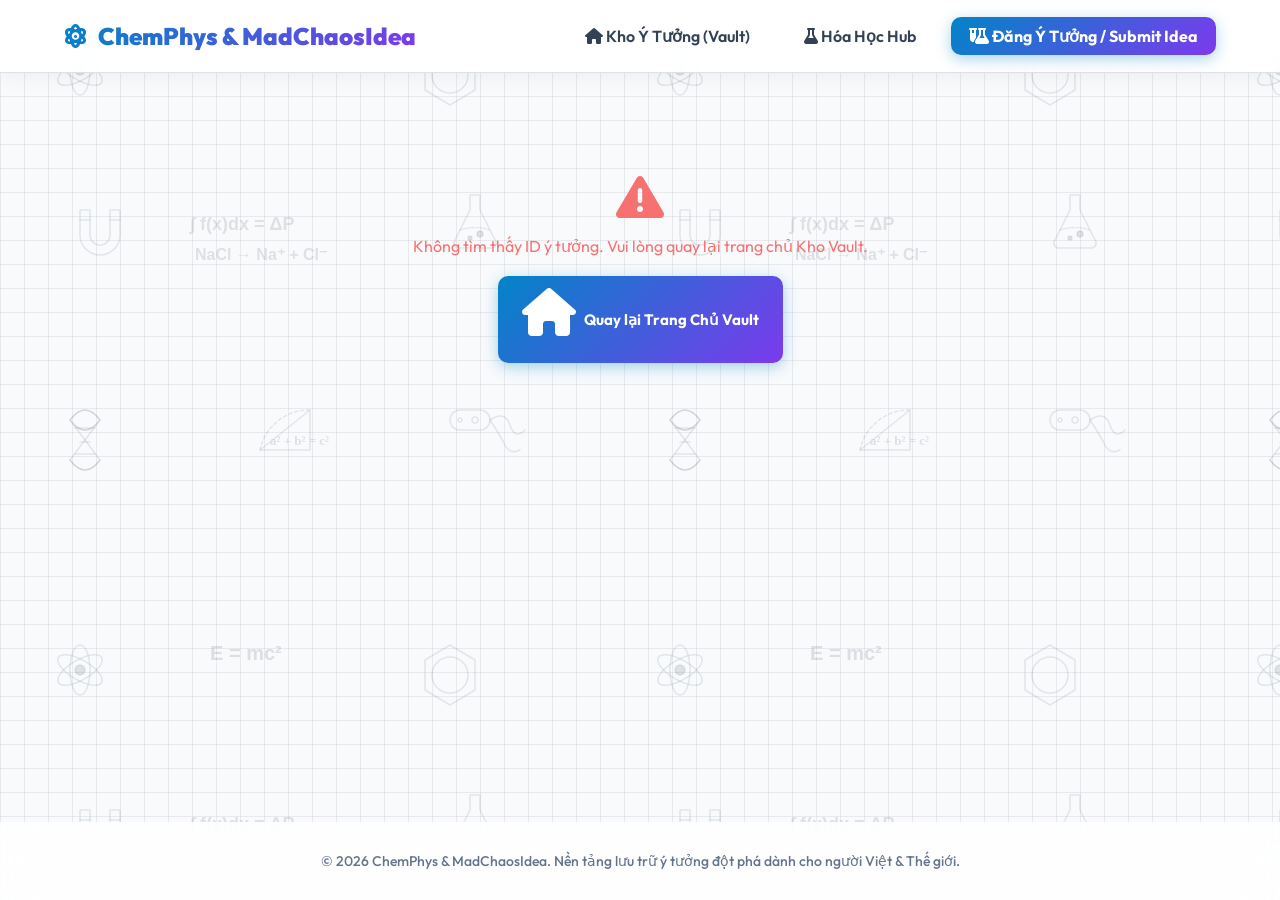
<file: idea.html>
<!DOCTYPE html>
<html lang="en">
<head>
    <meta charset="UTF-8">
    <meta name="viewport" content="width=device-width, initial-scale=1.0">
    <title>Chi Tiết Ý Tưởng / Spec Details - ChemPhys & MadChaosIdea</title>
    <!-- Google Fonts -->
    <link rel="preconnect" href="https://fonts.googleapis.com">
    <link rel="preconnect" href="https://fonts.gstatic.com" crossorigin>
    <link href="https://fonts.googleapis.com/css2?family=Fira+Code:wght@400;600&family=Outfit:wght@300;400;500;600;700;800;900&display=swap" rel="stylesheet">
    <!-- FontAwesome for icons -->
    <link rel="stylesheet" href="https://cdnjs.cloudflare.com/ajax/libs/font-awesome/6.4.0/css/all.min.css">
    <!-- Main styles -->
    <link rel="stylesheet" href="static/css/styles.css">
</head>
<body>
    <!-- Background glowing decorative orbs -->
    <div class="glow-bg">
        <div class="glow-orb orb-1"></div>
        <div class="glow-orb orb-2"></div>
    </div>

    <!-- Navigation Header -->
    <header>
        <div class="container navbar">
            <a href="index.html" class="logo">
                <i class="fa-solid fa-atom"></i>
                <span>ChemPhys & MadChaosIdea</span>
            </a>
            <nav class="nav-links">
                <a href="index.html" class="nav-btn">
                    <i class="fa-solid fa-house"></i> Kho Ý Tưởng (Vault)
                </a>
                <a href="chemistry.html" class="nav-btn">
                    <i class="fa-solid fa-flask"></i> Hóa Học Hub
                </a>
                <a href="upload.html" class="nav-btn nav-btn-primary">
                    <i class="fa-solid fa-flask-vial"></i> Đăng Ý Tưởng / Submit Idea
                </a>
            </nav>
        </div>
    </header>

    <!-- Main Container -->
    <main class="container" id="detail-container">
        <!-- Loading spinner -->
        <div class="no-comics" style="padding: 100px 0;">
            <i class="fa-solid fa-atom fa-spin" style="font-size: 48px; color: var(--accent-cyan); display: block; margin-bottom: 15px;"></i>
            <p>Đang tải dữ liệu ý tưởng từ Kho Vault... / Loading spec details...</p>
        </div>
    </main>

    <!-- Global Footer -->
    <footer>
        <div class="container">
            <p>&copy; 2026 ChemPhys & MadChaosIdea. Nền tảng lưu trữ ý tưởng đột phá dành cho người Việt & Thế giới.</p>
        </div>
    </footer>

    <!-- Scripts -->
    <script src="static/js/stories.js"></script>
    <script src="static/js/db.js"></script>
    <script>
        document.addEventListener('DOMContentLoaded', async () => {
            const container = document.getElementById('detail-container');

            // Parse ID from URL parameters
            const urlParams = new URLSearchParams(window.location.search);
            const comicId = urlParams.get('id');

            if (!comicId) {
                renderError('Không tìm thấy ID ý tưởng. Vui lòng quay lại trang chủ Kho Vault.');
                return;
            }

            try {
                const dbHandler = window.IdeaDB || window.ComicDB;
                const staticStoryId = comicId.startsWith('static-') ? comicId.replace('static-', '') : '';
                const item = staticStoryId
                    ? (window.StaticStories || []).find(story => story.id === staticStoryId)
                    : await dbHandler.getComic(comicId);
                
                if (!item) {
                    renderError('Ý tưởng / Đột phá này không tồn tại hoặc đã bị xóa!');
                    return;
                }

                const pages = staticStoryId ? [] : await dbHandler.getComicPages(comicId);
                const storyPageCount = paginateStoryText(item.storyText || '').length;

                // Set page title
                document.title = `${item.title} - ChemPhys & MadChaosIdea`;

                // Badge styling with Vietnamese support
                const category = item.category || 'Mad Chaos Ideas';
                let badgeHtml = '';
                let placeholderIcon = 'fa-lightbulb';
                if (category.includes('Chem') || category.includes('Hóa')) {
                    badgeHtml = `<span class="badge-category badge-chemistry"><i class="fa-solid fa-flask"></i> Hóa Học / Chemistry</span>`;
                    placeholderIcon = 'fa-flask';
                } else if (category.includes('Phys') || category.includes('Vật Lý')) {
                    badgeHtml = `<span class="badge-category badge-physics"><i class="fa-solid fa-bolt"></i> Vật Lý / Physics</span>`;
                    placeholderIcon = 'fa-atom';
                } else if (category.includes('Weapon') || category.includes('Vũ Khí')) {
                    badgeHtml = `<span class="badge-category badge-weapon"><i class="fa-solid fa-explosion"></i> Vũ Khí Điên Rồ / Chaos Weapon</span>`;
                    placeholderIcon = 'fa-explosion';
                } else if (category.includes('Cure') || category.includes('Medic') || category.includes('Chữa')) {
                    badgeHtml = `<span class="badge-category badge-cure"><i class="fa-solid fa-dna"></i> Chữa Bệnh / Cure & Medical</span>`;
                    placeholderIcon = 'fa-dna';
                } else {
                    badgeHtml = `<span class="badge-category badge-wild"><i class="fa-solid fa-brain"></i> Ý Tưởng Điên Rồ / Wild Idea</span>`;
                    placeholderIcon = 'fa-brain';
                }

                // Set cover image
                let coverHtml = '';
                if (item.coverBlob) {
                    const coverUrl = URL.createObjectURL(item.coverBlob);
                    coverHtml = `<img src="${coverUrl}" alt="${escapeHTML(item.title)}" class="detail-cover">`;
                } else {
                    coverHtml = `
                        <div class="comic-placeholder-cover" style="height: 420px; border-radius: 16px;">
                            <i class="fa-solid ${placeholderIcon}" style="font-size: 64px; color: var(--accent-cyan);"></i>
                            <span style="font-size: 20px; margin-top: 15px; font-weight:700; color: var(--text-primary); text-align:center;">${escapeHTML(item.title)}</span>
                        </div>
                    `;
                }

                // Page previews layout
                let pagesHtml = '';
                if (storyPageCount > 0) {
                    pagesHtml = `
                        <div class="story-preview-card">
                            <i class="fa-solid fa-file-lines" style="color:var(--accent-cyan);"></i>
                            <span>${storyPageCount} Trang Văn Bản Bài Viết</span>
                        </div>
                    `;
                } else if (pages.length > 0) {
                    pages.forEach(page => {
                        const pageUrl = URL.createObjectURL(page.pageBlob);
                        pagesHtml += `
                            <div class="page-thumbnail-card">
                                <img src="${pageUrl}" alt="Sơ đồ ${page.pageNumber}" class="page-thumbnail" loading="lazy" onload="window.URL.revokeObjectURL('${pageUrl}')">
                                <div class="page-number-badge">Sơ đồ ${page.pageNumber}</div>
                            </div>
                        `;
                    });
                }

                // Set detail contents
                container.innerHTML = `
                    <div class="detail-layout">
                        <!-- Sidebar: Cover & Actions -->
                        <div class="detail-sidebar">
                            ${coverHtml}
                            <div class="detail-actions">
                                <a href="viewer.html?id=${staticStoryId ? `static-${item.id}` : item.id}" class="btn btn-primary" style="flex: 1; padding: 14px 20px;">
                                    <i class="fa-solid fa-book-open-reader"></i> Xem Chi Tiết / Read Spec
                                </a>
                                <button id="delete-btn" class="btn btn-danger" title="Xóa Ý Tưởng" ${staticStoryId ? 'style="display:none;"' : ''}>
                                    <i class="fa-solid fa-trash-can"></i>
                                </button>
                            </div>
                        </div>
                        
                        <!-- Main Info -->
                        <div class="detail-main">
                            ${badgeHtml}
                            <h1 class="detail-title" style="margin-top: 6px;">${escapeHTML(item.title)}</h1>
                            <p class="detail-author" style="display:flex; align-items:center; gap:8px;">
                                <i class="fa-solid fa-user-gear"></i>
                                Tác giả / Nhà sáng tạo: <strong>${escapeHTML(item.author || 'Tác giả Ẩn danh')}</strong>
                            </p>
                            
                            <h2 class="detail-desc-title">Tóm Tắt Ý Tưởng (Abstract)</h2>
                            <p class="detail-desc">${escapeHTML(item.description || item.summary) || 'Không có tóm tắt chi tiết.'}</p>
                            
                            <h2 class="detail-desc-title" style="margin-bottom: 20px;">
                                Nội Dung Chi Tiết (${storyPageCount ? `${storyPageCount} Phần Văn Bản` : `${pages.length} Sơ Đồ Thiết Kế`})
                            </h2>
                            <div class="pages-preview-grid">
                                ${pagesHtml || '<p style="color:var(--text-muted);">Không có tệp sơ đồ đi kèm.</p>'}
                            </div>
                        </div>
                    </div>
                `;

                // Hook up delete listener
                const deleteBtn = document.getElementById('delete-btn');
                if (deleteBtn) {
                    deleteBtn.addEventListener('click', async () => {
                        const confirmed = confirm('Bạn có chắc chắn muốn xóa ý tưởng này cùng toàn bộ sơ đồ đi kèm? Thao tác này không thể hoàn tác.');
                        if (confirmed) {
                            try {
                                await dbHandler.deleteComic(comicId);
                                alert('Đã xóa ý tưởng thành công khỏi Kho Vault!');
                                window.location.href = 'index.html';
                            } catch (err) {
                                console.error(err);
                                alert('Lỗi khi xóa ý tưởng: ' + err.message);
                            }
                        }
                    });
                }

            } catch (err) {
                console.error(err);
                renderError('Đã xảy ra lỗi khi tải ý tưởng: ' + err.message);
            }

            function renderError(message) {
                container.innerHTML = `
                    <div class="no-comics" style="padding: 100px 0; color:#f87171;">
                        <i class="fa-solid fa-triangle-exclamation" style="font-size:48px; margin-bottom:15px; display:block;"></i>
                        <p>${escapeHTML(message)}</p>
                        <a href="index.html" class="btn btn-primary" style="margin-top:20px;">
                            <i class="fa-solid fa-house"></i> Quay lại Trang Chủ Vault
                        </a>
                    </div>
                `;
            }

            function escapeHTML(str) {
                if (!str) return '';
                return str.replace(/[&<>'"]/g, 
                    tag => ({ '&': '&amp;', '<': '&lt;', '>': '&gt;', "'": '&#39;', '"': '&quot;' }[tag] || tag)
                );
            }

            function paginateStoryText(text) {
                const normalized = text.trim().replace(/\r\n/g, '\n');
                if (!normalized) return [];

                const paragraphs = normalized.split(/\n\s*\n/).map(part => part.trim()).filter(Boolean);
                const pages = [];
                let currentPage = '';
                const maxChars = 1100;

                paragraphs.forEach(paragraph => {
                    if ((currentPage + '\n\n' + paragraph).trim().length > maxChars && currentPage) {
                        pages.push(currentPage);
                        currentPage = paragraph;
                    } else {
                        currentPage = (currentPage ? `${currentPage}\n\n` : '') + paragraph;
                    }
                });

                if (currentPage) pages.push(currentPage);
                return pages;
            }
        });
    </script>
</body>
</html>
</file>
<file: static/css/styles.css>
@import url('https://fonts.googleapis.com/css2?family=Outfit:wght@300;400;500;600;700;800;900&family=Fira+Code:wght@400;600&display=swap');

:root {
    /* Light Graph Paper Theme Tokens */
    --bg-primary: #f8fafc;
    --bg-secondary: #ffffff;
    --bg-card: rgba(255, 255, 255, 0.94);
    
    --accent-cyan: #0284c7;
    --accent-purple: #7c3aed;
    --accent-amber: #d97706;
    --accent-emerald: #059669;
    --accent-pink: #db2777;
    --accent-indigo: #4f46e5;
    
    --text-primary: #0f172a;
    --text-secondary: #334155;
    --text-muted: #64748b;
    
    --border-color: rgba(15, 23, 42, 0.12);
    --border-hover: rgba(2, 132, 199, 0.5);
    
    --gradient-primary: linear-gradient(135deg, #0284c7 0%, #7c3aed 100%);
    --gradient-glow: linear-gradient(135deg, #0284c7 0%, #db2777 50%, #d97706 100%);
    --gradient-chaos: linear-gradient(135deg, #d97706 0%, #dc2626 50%, #db2777 100%);
    
    --glass-bg: rgba(255, 255, 255, 0.92);
    --glass-blur: blur(16px);
    --glass-border: 1px solid rgba(15, 23, 42, 0.12);
    --glass-shadow: 0 10px 30px -5px rgba(15, 23, 42, 0.08), 0 4px 12px -2px rgba(15, 23, 42, 0.04);
    
    --transition-smooth: all 0.3s cubic-bezier(0.4, 0, 0.2, 1);
    --transition-bounce: all 0.4s cubic-bezier(0.175, 0.885, 0.32, 1.275);
}

* {
    margin: 0;
    padding: 0;
    box-sizing: border-box;
}

body {
    background-color: var(--bg-primary);
    /* Notebook Grid Paper Pattern: small black/slate grid lines */
    background-image: 
        linear-gradient(rgba(15, 23, 42, 0.07) 1px, transparent 1px),
        linear-gradient(90deg, rgba(15, 23, 42, 0.07) 1px, transparent 1px);
    background-size: 24px 24px;
    color: var(--text-primary);
    font-family: 'Outfit', -apple-system, BlinkMacSystemFont, 'Segoe UI', Roboto, 'Helvetica Neue', Arial, sans-serif;
    -webkit-font-smoothing: antialiased;
    -moz-osx-font-smoothing: grayscale;
    text-rendering: optimizeLegibility;
    min-height: 100vh;
    display: flex;
    flex-direction: column;
    overflow-x: hidden;
}

input, button, select, textarea, optgroup {
    font-family: 'Outfit', -apple-system, BlinkMacSystemFont, 'Segoe UI', Roboto, 'Helvetica Neue', Arial, sans-serif;
}

/* Custom Scrollbar */
::-webkit-scrollbar {
    width: 8px;
    height: 8px;
}
::-webkit-scrollbar-track {
    background: var(--bg-primary);
}
::-webkit-scrollbar-thumb {
    background: rgba(15, 23, 42, 0.2);
    border-radius: 4px;
}
::-webkit-scrollbar-thumb:hover {
    background: var(--accent-cyan);
}

/* Base Layout Container */
.container {
    width: 100%;
    max-width: 1200px;
    margin: 0 auto;
    padding: 0 24px;
}

/* Background Science Doodle Overlay */
.glow-bg {
    position: fixed;
    top: 0;
    left: 0;
    width: 100%;
    height: 100%;
    pointer-events: none;
    z-index: -1;
    overflow: hidden;
    opacity: 0.55;
    background-image: url("data:image/svg+xml,%3Csvg xmlns='http://www.w3.org/2000/svg' width='600' height='600' viewBox='0 0 600 600' fill='none' stroke='rgba(15, 23, 42, 0.16)' stroke-width='1.6' stroke-linecap='round' stroke-linejoin='round'%3E%3Cg transform='translate(50, 40)'%3E%3Ccircle cx='30' cy='30' r='5' fill='rgba(15, 23, 42, 0.2)' /%3E%3Cellipse cx='30' cy='30' rx='25' ry='10' transform='rotate(30 30 30)' /%3E%3Cellipse cx='30' cy='30' rx='25' ry='10' transform='rotate(-30 30 30)' /%3E%3Cellipse cx='30' cy='30' rx='25' ry='10' transform='rotate(90 30 30)' /%3E%3C/g%3E%3Ctext x='210' y='60' font-family='sans-serif' font-size='20' font-weight='bold' fill='rgba(15, 23, 42, 0.22)' stroke='none'%3EE = mc²%3C/text%3E%3Cg transform='translate(420, 40)'%3E%3Cpolygon points='30,5 55,20 55,50 30,65 5,50 5,20' /%3E%3Ccircle cx='30' cy='35' r='18' /%3E%3C/g%3E%3Cg transform='translate(70, 200)'%3E%3Cpath d='M10,10 L10,35 A20,20 0 0,0 50,35 L50,10 L40,10 L40,35 A10,10 0 0,1 20,35 L20,10 Z' /%3E%3Cline x1='10' y1='20' x2='20' y2='20' /%3E%3Cline x1='40' y1='20' x2='50' y2='20' /%3E%3C/g%3E%3Ctext x='190' y='230' font-family='sans-serif' font-size='18' font-weight='bold' fill='rgba(15, 23, 42, 0.2)' stroke='none'%3E∫ f(x)dx = ΔP%3C/text%3E%3Ctext x='195' y='260' font-family='sans-serif' font-size='16' font-weight='bold' fill='rgba(15, 23, 42, 0.2)' stroke='none'%3ENaCl → Na⁺ + Cl⁻%3C/text%3E%3Cg transform='translate(450, 190)'%3E%3Cpath d='M20,5 L30,5 L30,20 L45,50 A5,5 0 0,1 40,58 L10,58 A5,5 0 0,1 5,50 L20,20 Z' /%3E%3Cpath d='M10,40 Q25,35 40,40' stroke-dasharray='2 2' /%3E%3Ccircle cx='20' cy='48' r='2' fill='rgba(15, 23, 42, 0.2)' /%3E%3Ccircle cx='30' cy='44' r='3' fill='rgba(15, 23, 42, 0.2)' /%3E%3C/g%3E%3Cg transform='translate(60, 410)'%3E%3Cpath d='M10,10 Q25,30 40,10 Q25,-10 10,10 Q25,30 40,50 Q25,70 10,50' /%3E%3Cpath d='M40,10 Q25,30 10,10 Q25,-10 40,10 Q25,30 10,50 Q25,70 40,50' /%3E%3Cline x1='15' y1='18' x2='35' y2='18' /%3E%3Cline x1='20' y1='32' x2='30' y2='32' /%3E%3Cline x1='15' y1='44' x2='35' y2='44' /%3E%3C/g%3E%3Cg transform='translate(250, 400)'%3E%3Cpolygon points='10,50 60,50 60,10' /%3E%3Cpath d='M10,50 A50,50 0 0,1 60,10' stroke-dasharray='3 3' /%3E%3Ctext x='20' y='45' font-size='13' font-weight='bold' fill='rgba(15, 23, 42, 0.2)' stroke='none'%3Ea² + b² = c²%3C/text%3E%3C/g%3E%3Cg transform='translate(440, 400)'%3E%3Crect x='10' y='10' width='40' height='20' rx='10' /%3E%3Cpath d='M50,20 Q65,10 70,25 Q75,40 85,30' /%3E%3Cpath d='M50,20 Q60,35 65,45 Q70,55 80,50' /%3E%3Ccircle cx='20' cy='20' r='2' /%3E%3Ccircle cx='35' cy='20' r='3' /%3E%3C/g%3E%3C/svg%3E");
    background-repeat: repeat;
    background-size: 600px 600px;
}

/* Header & Navbar */
header {
    background: var(--glass-bg);
    backdrop-filter: var(--glass-blur);
    -webkit-backdrop-filter: var(--glass-blur);
    border-bottom: var(--glass-border);
    position: sticky;
    top: 0;
    z-index: 100;
    box-shadow: 0 4px 20px rgba(15, 23, 42, 0.05);
}
.navbar {
    display: flex;
    justify-content: space-between;
    align-items: center;
    height: 72px;
}
.logo {
    display: flex;
    align-items: center;
    gap: 10px;
    font-size: 24px;
    font-weight: 900;
    text-decoration: none;
    color: var(--text-primary);
    background: var(--gradient-primary);
    -webkit-background-clip: text;
    -webkit-text-fill-color: transparent;
    transition: var(--transition-smooth);
}
.logo:hover {
    transform: scale(1.02);
}
.nav-links {
    display: flex;
    align-items: center;
    gap: 16px;
}
.nav-btn {
    text-decoration: none;
    color: var(--text-secondary);
    font-weight: 600;
    padding: 9px 18px;
    border-radius: 10px;
    transition: var(--transition-smooth);
    border: 1px solid transparent;
}
.nav-btn:hover, .nav-btn.active {
    color: var(--text-primary);
    background: rgba(15, 23, 42, 0.06);
    border-color: rgba(15, 23, 42, 0.1);
}
.nav-btn-primary {
    background: var(--gradient-primary);
    color: white !important;
    font-weight: 700;
    box-shadow: 0 4px 15px rgba(2, 132, 199, 0.35);
    border: none;
}
.nav-btn-primary:hover {
    transform: translateY(-2px);
    box-shadow: 0 6px 20px rgba(2, 132, 199, 0.5);
}

/* Footer */
footer {
    margin-top: auto;
    padding: 30px 0;
    border-top: var(--border-color);
    background: rgba(255, 255, 255, 0.85);
    backdrop-filter: var(--glass-blur);
    text-align: center;
    color: var(--text-muted);
    font-size: 14px;
    font-weight: 500;
}

/* Hero Section */
.hero {
    padding: 50px 0 35px;
    text-align: center;
    max-width: 750px;
    margin: 0 auto;
}
.hero h1 {
    font-size: 46px;
    font-weight: 900;
    margin-bottom: 16px;
    line-height: 1.15;
    color: var(--text-primary);
}
.hero h1 span {
    background: var(--gradient-primary);
    -webkit-background-clip: text;
    -webkit-text-fill-color: transparent;
}
.hero p {
    color: var(--text-secondary);
    font-size: 17px;
    margin-bottom: 28px;
    line-height: 1.6;
    font-weight: 500;
}

/* Search Bar */
.search-form {
    max-width: 550px;
    margin: 0 auto;
    position: relative;
}
.search-input {
    width: 100%;
    padding: 16px 20px;
    padding-right: 120px;
    background: #ffffff;
    border: 1px solid rgba(15, 23, 42, 0.16);
    border-radius: 30px;
    color: var(--text-primary);
    font-family: inherit;
    font-size: 16px;
    font-weight: 500;
    transition: var(--transition-smooth);
    box-shadow: 0 8px 25px rgba(15, 23, 42, 0.06);
}
.search-input:focus {
    outline: none;
    border-color: var(--accent-cyan);
    box-shadow: 0 0 0 3px rgba(2, 132, 199, 0.2);
}
.search-btn {
    position: absolute;
    right: 6px;
    top: 6px;
    bottom: 6px;
    padding: 0 22px;
    border: none;
    background: var(--gradient-primary);
    color: white;
    border-radius: 24px;
    font-weight: 700;
    cursor: pointer;
    transition: var(--transition-smooth);
}
.search-btn:hover {
    transform: scale(1.03);
    box-shadow: 0 4px 15px rgba(2, 132, 199, 0.4);
}

/* Category Filter Bar */
.category-filter-bar {
    display: flex;
    flex-wrap: wrap;
    justify-content: center;
    gap: 10px;
    margin: 28px 0 10px;
}
.cat-pill {
    padding: 9px 18px;
    border-radius: 20px;
    background: #ffffff;
    border: 1px solid rgba(15, 23, 42, 0.14);
    color: var(--text-secondary);
    font-size: 14px;
    font-weight: 600;
    cursor: pointer;
    transition: var(--transition-smooth);
    display: inline-flex;
    align-items: center;
    gap: 8px;
    box-shadow: 0 2px 8px rgba(15, 23, 42, 0.04);
}
.cat-pill:hover, .cat-pill.active {
    background: #ffffff;
    color: var(--accent-cyan);
    border-color: var(--accent-cyan);
    box-shadow: 0 4px 16px rgba(2, 132, 199, 0.25);
}

/* Category Badges */
.badge-category {
    display: inline-flex;
    align-items: center;
    gap: 6px;
    padding: 4px 10px;
    border-radius: 6px;
    font-size: 11px;
    font-weight: 800;
    text-transform: uppercase;
    letter-spacing: 0.5px;
    width: fit-content;
    margin-bottom: 8px;
}
.badge-chemistry {
    background: #e0f2fe;
    border: 1px solid #7dd3fc;
    color: #0284c7;
}
.badge-physics {
    background: #f3e8ff;
    border: 1px solid #c084fc;
    color: #7c3aed;
}
.badge-weapon {
    background: #fef3c7;
    border: 1px solid #fcd34d;
    color: #d97706;
}
.badge-cure {
    background: #d1fae5;
    border: 1px solid #6ee7b7;
    color: #059669;
}
.badge-wild {
    background: #fce7f3;
    border: 1px solid #f472b6;
    color: #db2777;
}

/* Main Content: Idea Grid */
.comics-grid {
    display: grid;
    grid-template-columns: repeat(auto-fill, minmax(260px, 1fr));
    gap: 30px;
    padding: 30px 0 50px;
}

.no-comics {
    grid-column: 1 / -1;
    text-align: center;
    padding: 60px 0;
    color: var(--text-muted);
}
.no-comics i {
    font-size: 48px;
    margin-bottom: 15px;
    display: block;
}

/* Spec Card (Graph Paper Card Style) */
.comic-card {
    background: var(--bg-card);
    border: 1px solid rgba(15, 23, 42, 0.12);
    border-radius: 16px;
    overflow: hidden;
    display: flex;
    flex-direction: column;
    text-decoration: none;
    color: inherit;
    transition: var(--transition-bounce);
    box-shadow: var(--glass-shadow);
    position: relative;
}
.comic-card:hover {
    transform: translateY(-8px) scale(1.02);
    border-color: var(--accent-cyan);
    box-shadow: 0 16px 36px -8px rgba(2, 132, 199, 0.25);
}
.comic-cover-wrapper {
    position: relative;
    aspect-ratio: 2 / 3;
    width: 100%;
    overflow: hidden;
    background-color: #f1f5f9;
}
.comic-cover {
    width: 100%;
    height: 100%;
    object-fit: cover;
    transition: var(--transition-smooth);
}
.comic-card:hover .comic-cover {
    transform: scale(1.05);
}
.comic-placeholder-cover {
    width: 100%;
    height: 100%;
    display: flex;
    flex-direction: column;
    align-items: center;
    justify-content: center;
    color: var(--text-muted);
    font-weight: 600;
    background: linear-gradient(135deg, #f8fafc 0%, #e2e8f0 100%);
    padding: 20px;
    text-align: center;
    border-bottom: 1px solid rgba(15, 23, 42, 0.08);
}
.comic-placeholder-cover i {
    font-size: 36px;
    margin-bottom: 8px;
    color: var(--accent-cyan);
}
.comic-info {
    padding: 18px;
    display: flex;
    flex-direction: column;
    flex-grow: 1;
    gap: 6px;
}
.comic-title {
    font-size: 16px;
    font-weight: 700;
    line-height: 1.35;
    height: 2.7em;
    display: -webkit-box;
    -webkit-line-clamp: 2;
    -webkit-box-orient: vertical;
    overflow: hidden;
    text-overflow: ellipsis;
    color: var(--text-primary);
    margin-bottom: 2px;
}
.comic-desc {
    font-size: 13px;
    color: var(--text-secondary);
    line-height: 1.45;
    height: 2.9em;
    display: -webkit-box;
    -webkit-line-clamp: 2;
    -webkit-box-orient: vertical;
    overflow: hidden;
    text-overflow: ellipsis;
    margin-bottom: 6px;
}
.comic-author {
    font-size: 12px;
    color: var(--text-muted);
    white-space: nowrap;
    overflow: hidden;
    text-overflow: ellipsis;
    margin-top: auto;
    font-weight: 500;
}

/* Detail Page Layout */
.detail-layout {
    display: grid;
    grid-template-columns: 300px 1fr;
    gap: 40px;
    padding: 40px 0;
}
@media (max-width: 768px) {
    .detail-layout {
        grid-template-columns: 1fr;
    }
}
.detail-sidebar {
    display: flex;
    flex-direction: column;
    gap: 20px;
}
.detail-cover {
    width: 100%;
    aspect-ratio: 2 / 3;
    object-fit: cover;
    border-radius: 16px;
    border: 1px solid rgba(15, 23, 42, 0.12);
    box-shadow: var(--glass-shadow);
}
.detail-main {
    display: flex;
    flex-direction: column;
}
.detail-title {
    font-size: 38px;
    font-weight: 900;
    margin-bottom: 10px;
    color: var(--text-primary);
}
.detail-author {
    font-size: 17px;
    color: var(--accent-cyan);
    font-weight: 700;
    margin-bottom: 24px;
}
.detail-desc-title {
    font-size: 20px;
    font-weight: 800;
    margin-bottom: 12px;
    border-bottom: 2px solid rgba(15, 23, 42, 0.1);
    padding-bottom: 8px;
    color: var(--text-primary);
}
.detail-desc {
    color: var(--text-secondary);
    line-height: 1.7;
    margin-bottom: 30px;
    white-space: pre-line;
    font-size: 15px;
    font-weight: 500;
}
.detail-actions {
    display: flex;
    gap: 16px;
    margin-bottom: 40px;
}
.btn {
    padding: 12px 24px;
    border-radius: 10px;
    font-weight: 700;
    text-decoration: none;
    display: inline-flex;
    align-items: center;
    justify-content: center;
    gap: 8px;
    cursor: pointer;
    border: none;
    font-family: inherit;
    font-size: 15px;
    transition: var(--transition-smooth);
}
.btn-primary {
    background: var(--gradient-primary);
    color: white;
    box-shadow: 0 4px 15px rgba(2, 132, 199, 0.35);
}
.btn-primary:hover {
    transform: translateY(-2px);
    box-shadow: 0 6px 20px rgba(2, 132, 199, 0.5);
}
.btn-danger {
    background: rgba(220, 38, 38, 0.12);
    border: 1px solid rgba(220, 38, 38, 0.3);
    color: #dc2626;
}
.btn-danger:hover {
    background: #dc2626;
    color: white;
}
.pages-preview-grid {
    display: grid;
    grid-template-columns: repeat(auto-fill, minmax(110px, 1fr));
    gap: 16px;
    margin-top: 10px;
}
.page-thumbnail-card {
    aspect-ratio: 2 / 3;
    border-radius: 8px;
    overflow: hidden;
    border: 1px solid rgba(15, 23, 42, 0.12);
    position: relative;
    background: #f1f5f9;
}
.page-thumbnail {
    width: 100%;
    height: 100%;
    object-fit: cover;
}
.page-number-badge {
    position: absolute;
    bottom: 4px;
    right: 4px;
    background: rgba(15, 23, 42, 0.85);
    color: white;
    font-size: 11px;
    padding: 2px 6px;
    border-radius: 4px;
    font-weight: 700;
}
.story-preview-card {
    min-height: 140px;
    border-radius: 8px;
    border: 1px dashed rgba(15, 23, 42, 0.2);
    background: #ffffff;
    color: var(--text-secondary);
    display: flex;
    flex-direction: column;
    align-items: center;
    justify-content: center;
    gap: 10px;
    font-weight: 700;
}
.story-preview-card i {
    color: var(--accent-cyan);
    font-size: 28px;
}

/* Upload Card (Graph Paper Notebook Card) */
.upload-card {
    background: #ffffff;
    border: 1px solid rgba(15, 23, 42, 0.14);
    border-radius: 20px;
    padding: 40px;
    max-width: 800px;
    margin: 40px auto;
    box-shadow: 0 15px 40px rgba(15, 23, 42, 0.08);
}
.upload-card h2 {
    font-size: 32px;
    font-weight: 900;
    margin-bottom: 30px;
    text-align: center;
    background: var(--gradient-primary);
    -webkit-background-clip: text;
    -webkit-text-fill-color: transparent;
}
.form-group {
    margin-bottom: 24px;
}
.form-group label {
    display: block;
    font-weight: 700;
    margin-bottom: 8px;
    color: var(--text-primary);
}
.form-control {
    width: 100%;
    padding: 13px 16px;
    background: #f8fafc;
    border: 1px solid rgba(15, 23, 42, 0.16);
    border-radius: 10px;
    color: var(--text-primary);
    font-family: inherit;
    font-size: 15px;
    font-weight: 500;
    transition: var(--transition-smooth);
}
.form-control:focus {
    outline: none;
    border-color: var(--accent-cyan);
    background: #ffffff;
    box-shadow: 0 0 0 3px rgba(2, 132, 199, 0.18);
}
textarea.form-control {
    resize: vertical;
    min-height: 120px;
}

/* Drag and Drop Zone */
.dropzone {
    border: 2px dashed rgba(15, 23, 42, 0.2);
    border-radius: 12px;
    padding: 30px 20px;
    text-align: center;
    background: #f8fafc;
    cursor: pointer;
    transition: var(--transition-smooth);
    display: flex;
    flex-direction: column;
    align-items: center;
    gap: 10px;
}
.dropzone:hover, .dropzone.dragover {
    border-color: var(--accent-cyan);
    background: rgba(2, 132, 199, 0.04);
}
.dropzone i {
    font-size: 36px;
    color: var(--accent-cyan);
}
.dropzone p {
    font-size: 14px;
    color: var(--text-secondary);
    font-weight: 600;
}
.dropzone span {
    font-size: 12px;
    color: var(--text-muted);
}
.file-list-preview {
    margin-top: 15px;
    font-size: 13px;
    color: var(--accent-purple);
    text-align: left;
    max-height: 150px;
    overflow-y: auto;
    padding: 10px;
    background: #f1f5f9;
    border-radius: 6px;
}

/* Method Selector Tabs */
.upload-method-selector {
    display: flex;
    gap: 16px;
    margin-bottom: 20px;
}
.method-tab {
    flex: 1;
    padding: 12px;
    text-align: center;
    background: #f8fafc;
    border: 1px solid rgba(15, 23, 42, 0.14);
    border-radius: 8px;
    cursor: pointer;
    font-weight: 700;
    color: var(--text-secondary);
    transition: var(--transition-smooth);
}
.method-tab.active {
    background: #ffffff;
    border-color: var(--accent-cyan);
    color: var(--accent-cyan);
    box-shadow: 0 4px 14px rgba(2, 132, 199, 0.15);
}
.story-textarea {
    min-height: 360px;
    line-height: 1.7;
}
.form-help {
    margin-top: 8px;
    color: var(--text-muted);
    font-size: 13px;
    line-height: 1.5;
}

/* Spec Reader View */
.reader-body {
    background-color: #f1f5f9 !important;
}
.reader-header {
    background: rgba(255, 255, 255, 0.95);
    border-bottom: 1px solid rgba(15, 23, 42, 0.1);
    position: sticky;
    top: 0;
    z-index: 100;
    backdrop-filter: blur(10px);
}
.reader-nav {
    display: flex;
    justify-content: space-between;
    align-items: center;
    height: 60px;
    padding: 0 20px;
}
.reader-title {
    font-size: 18px;
    font-weight: 800;
    color: var(--text-primary);
    text-decoration: none;
    display: flex;
    align-items: center;
    gap: 10px;
}
.reader-controls {
    display: flex;
    align-items: center;
    gap: 16px;
}
.reader-btn {
    background: #f8fafc;
    border: 1px solid rgba(15, 23, 42, 0.14);
    color: var(--text-primary);
    padding: 8px 14px;
    border-radius: 8px;
    cursor: pointer;
    font-size: 13px;
    font-weight: 700;
    transition: var(--transition-smooth);
    display: flex;
    align-items: center;
    gap: 6px;
}
.reader-btn:hover {
    background: #ffffff;
    border-color: var(--accent-cyan);
    color: var(--accent-cyan);
}
.reader-btn.active {
    background: var(--accent-cyan);
    border-color: var(--accent-cyan);
    color: white;
}

/* Scroll Reader Mode */
.scroll-container {
    max-width: 860px;
    margin: 0 auto;
    padding: 24px 0;
    display: flex;
    flex-direction: column;
    align-items: center;
}
.scroll-page {
    width: 100%;
    margin-bottom: 20px;
    box-shadow: 0 10px 30px rgba(15, 23, 42, 0.08);
    display: block;
}
.scroll-page img {
    width: 100%;
    height: auto;
    display: block;
    border-radius: 8px;
}

/* Slider Reader Mode */
.slider-container {
    display: none;
    flex-direction: column;
    align-items: center;
    justify-content: center;
    min-height: calc(100vh - 120px);
    padding: 20px;
    position: relative;
}
.slider-stage {
    max-width: 100%;
    max-height: calc(100vh - 180px);
    position: relative;
    box-shadow: 0 15px 40px rgba(15, 23, 42, 0.12);
    border-radius: 8px;
    overflow: hidden;
}
.slider-stage.text-slider-stage {
    max-height: none;
    overflow: visible;
    box-shadow: none;
}
.slider-image {
    display: block;
    max-width: 100%;
    max-height: calc(100vh - 180px);
    width: auto;
    height: auto;
}
.text-page {
    width: min(840px, calc(100vw - 32px));
    min-height: calc(100vh - 180px);
    padding: clamp(24px, 5vw, 56px);
    background: #ffffff;
    /* Graph notebook grid pattern on text pages */
    background-image: 
        linear-gradient(rgba(15, 23, 42, 0.06) 1px, transparent 1px),
        linear-gradient(90deg, rgba(15, 23, 42, 0.06) 1px, transparent 1px);
    background-size: 24px 24px;
    border: 1px solid rgba(15, 23, 42, 0.14);
    border-radius: 12px;
    box-shadow: 0 15px 40px rgba(15, 23, 42, 0.08);
    color: #0f172a;
    font-family: 'Fira Code', monospace, Georgia, serif;
    font-size: 16px;
    line-height: 1.85;
    white-space: pre-wrap;
}
.text-page h3 {
    color: var(--accent-cyan);
    font-size: 20px;
    font-family: 'Outfit', sans-serif;
    margin-top: 20px;
    margin-bottom: 10px;
    border-bottom: 2px solid rgba(2, 132, 199, 0.2);
    padding-bottom: 4px;
    font-weight: 800;
}
.text-page p {
    margin-bottom: 1.2em;
}
.text-page .spec-warning {
    background: #fffbeb;
    border-left: 4px solid var(--accent-amber);
    padding: 12px 16px;
    margin: 14px 0;
    color: #b45309;
    font-weight: 700;
    border-radius: 0 6px 6px 0;
}
.slider-nav {
    position: absolute;
    top: 0;
    bottom: 0;
    width: 15%;
    display: flex;
    align-items: center;
    justify-content: center;
    background: transparent;
    cursor: pointer;
    transition: var(--transition-smooth);
    opacity: 0;
    border: none;
    outline: none;
}
.slider-nav:hover {
    opacity: 1;
    background: rgba(15, 23, 42, 0.15);
}
.slider-nav-prev {
    left: 0;
}
.slider-nav-next {
    right: 0;
}
.slider-nav i {
    color: #0f172a;
    font-size: 32px;
}

.reader-footer-nav {
    display: none;
    align-items: center;
    justify-content: center;
    gap: 20px;
    margin-top: 20px;
    margin-bottom: 20px;
}
.progress-bar-container {
    width: 100%;
    height: 4px;
    background: rgba(15, 23, 42, 0.1);
    position: fixed;
    bottom: 0;
    left: 0;
    z-index: 101;
}
.progress-bar-fill {
    height: 100%;
    background: var(--gradient-primary);
    width: 0%;
    transition: width 0.1s ease;
}
</file>
